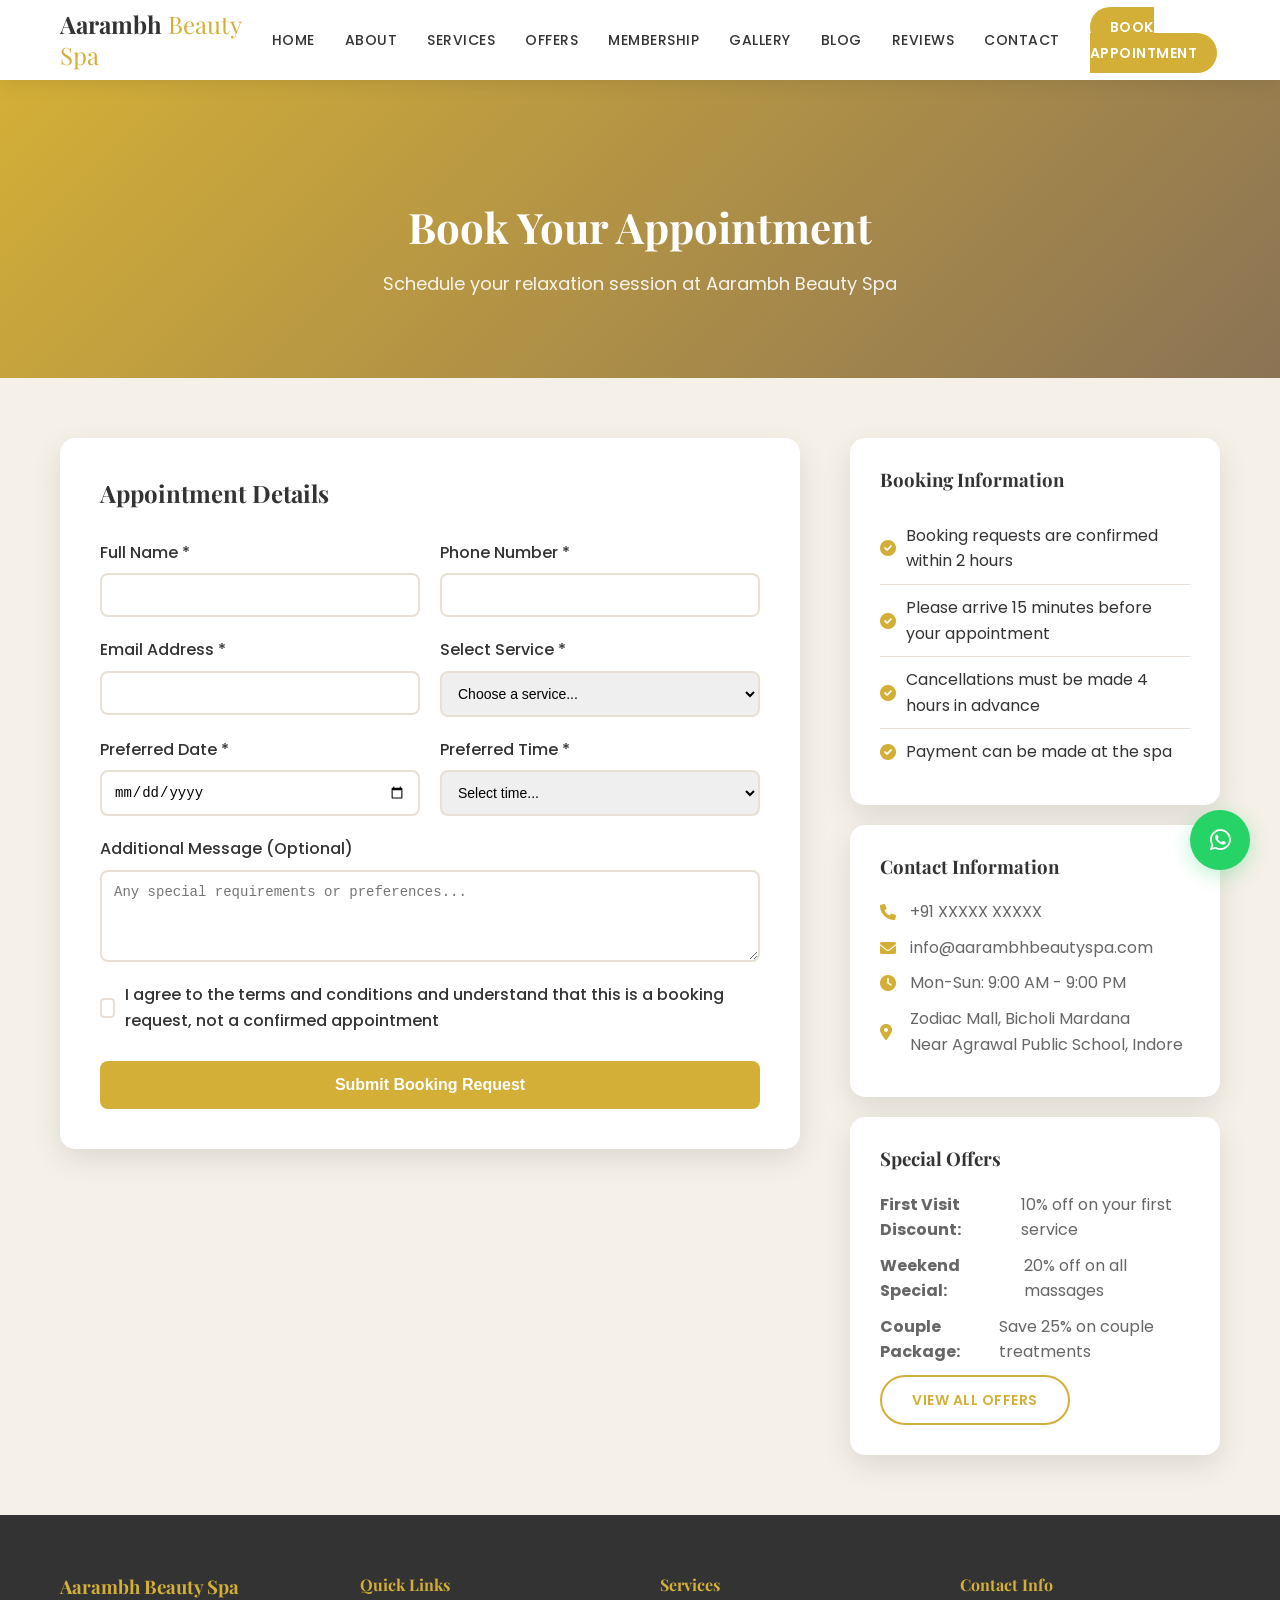
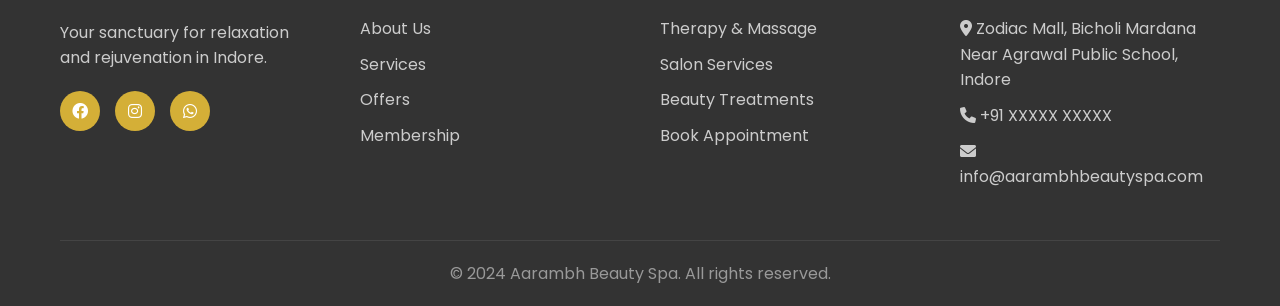
<file: booking.html>
<!DOCTYPE html>
<html lang="en">
<head>
    <meta charset="UTF-8">
    <meta name="viewport" content="width=device-width, initial-scale=1.0">
    <title>Book Appointment - Aarambh Beauty Spa</title>
    <meta name="description" content="Book your appointment at Aarambh Beauty Spa for premium spa and salon services in Indore">
    <link rel="stylesheet" href="styles.css">
    <link href="https://fonts.googleapis.com/css2?family=Playfair+Display:wght@400;700&family=Poppins:wght@300;400;500;600&display=swap" rel="stylesheet">
    <link rel="stylesheet" href="https://cdnjs.cloudflare.com/ajax/libs/font-awesome/6.0.0/css/all.min.css">
</head>
<body>
    <!-- Navigation -->
    <nav class="navbar">
        <div class="nav-container">
            <div class="nav-logo">
                <h2>Aarambh <span>Beauty Spa</span></h2>
            </div>
            <ul class="nav-menu">
                <li><a href="index.html" class="nav-link">Home</a></li>
                <li><a href="about.html" class="nav-link">About</a></li>
                <li><a href="services.html" class="nav-link">Services</a></li>
                <li><a href="offers.html" class="nav-link">Offers</a></li>
                <li><a href="membership.html" class="nav-link">Membership</a></li>
                <li><a href="gallery.html" class="nav-link">Gallery</a></li>
                <li><a href="blog.html" class="nav-link">Blog</a></li>
                <li><a href="reviews.html" class="nav-link">Reviews</a></li>
                <li><a href="contact.html" class="nav-link">Contact</a></li>
                <li><a href="booking.html" class="nav-link btn-book">Book Appointment</a></li>
            </ul>
            <div class="hamburger">
                <span class="bar"></span>
                <span class="bar"></span>
                <span class="bar"></span>
            </div>
        </div>
    </nav>

    <!-- Page Header -->
    <section class="page-header">
        <div class="container">
            <h1>Book Your Appointment</h1>
            <p>Schedule your relaxation session at Aarambh Beauty Spa</p>
        </div>
    </section>

    <!-- Booking Form Section -->
    <section class="booking-section">
        <div class="container">
            <div class="booking-content">
                <div class="booking-form-container">
                    <h2>Appointment Details</h2>
                    <form id="bookingForm" class="booking-form">
                        <div class="form-row">
                            <div class="form-group">
                                <label for="name">Full Name *</label>
                                <input type="text" id="name" name="name" required>
                                <span class="error-message"></span>
                            </div>
                            <div class="form-group">
                                <label for="phone">Phone Number *</label>
                                <input type="tel" id="phone" name="phone" required>
                                <span class="error-message"></span>
                            </div>
                        </div>

                        <div class="form-row">
                            <div class="form-group">
                                <label for="email">Email Address *</label>
                                <input type="email" id="email" name="email" required>
                                <span class="error-message"></span>
                            </div>
                            <div class="form-group">
                                <label for="service">Select Service *</label>
                                <select id="service" name="service" required>
                                    <option value="">Choose a service...</option>
                                    <optgroup label="Therapy Services">
                                        <option value="Swedish Massage - ₹1000">Swedish Massage - ₹1000</option>
                                        <option value="Deep Tissue Massage - ₹1500">Deep Tissue Massage - ₹1500</option>
                                        <option value="Aroma Therapy Massage - ₹1000">Aroma Therapy Massage - ₹1000</option>
                                        <option value="Thai Massage - ₹1500">Thai Massage - ₹1500</option>
                                        <option value="Body Scrub - ₹3000">Body Scrub - ₹3000</option>
                                        <option value="Dry Brushing - ₹1200">Dry Brushing - ₹1200</option>
                                        <option value="Wine Massage - ₹1800">Wine Massage - ₹1800</option>
                                        <option value="Chocolate Massage - ₹1800">Chocolate Massage - ₹1800</option>
                                        <option value="Four Hand Massage - ₹1800">Four Hand Massage - ₹1800</option>
                                        <option value="Ayurveda Therapy - ₹1200">Ayurveda Therapy - ₹1200</option>
                                    </optgroup>
                                    <optgroup label="Salon Services">
                                        <option value="Hair Cut - ₹270">Hair Cut - ₹270</option>
                                        <option value="Head Massage - ₹300">Head Massage - ₹300</option>
                                        <option value="Face Massage - ₹300">Face Massage - ₹300</option>
                                        <option value="Facial - ₹800">Facial - ₹800</option>
                                        <option value="D-Tan - ₹500">D-Tan - ₹500</option>
                                        <option value="Full Body Wax - ₹3000">Full Body Wax - ₹3000</option>
                                        <option value="Half Body Wax - ₹1600">Half Body Wax - ₹1600</option>
                                        <option value="Eyebrow / Upper Lips - ₹50">Eyebrow / Upper Lips - ₹50</option>
                                        <option value="Nail Arts - ₹2500">Nail Arts - ₹2500</option>
                                        <option value="Manicure + Pedicure - ₹2000">Manicure + Pedicure - ₹2000</option>
                                    </optgroup>
                                </select>
                                <span class="error-message"></span>
                            </div>
                        </div>

                        <div class="form-row">
                            <div class="form-group">
                                <label for="date">Preferred Date *</label>
                                <input type="date" id="date" name="date" required>
                                <span class="error-message"></span>
                            </div>
                            <div class="form-group">
                                <label for="time">Preferred Time *</label>
                                <select id="time" name="time" required>
                                    <option value="">Select time...</option>
                                    <option value="09:00 AM">09:00 AM</option>
                                    <option value="10:00 AM">10:00 AM</option>
                                    <option value="11:00 AM">11:00 AM</option>
                                    <option value="12:00 PM">12:00 PM</option>
                                    <option value="01:00 PM">01:00 PM</option>
                                    <option value="02:00 PM">02:00 PM</option>
                                    <option value="03:00 PM">03:00 PM</option>
                                    <option value="04:00 PM">04:00 PM</option>
                                    <option value="05:00 PM">05:00 PM</option>
                                    <option value="06:00 PM">06:00 PM</option>
                                    <option value="07:00 PM">07:00 PM</option>
                                    <option value="08:00 PM">08:00 PM</option>
                                </select>
                                <span class="error-message"></span>
                            </div>
                        </div>

                        <div class="form-group">
                            <label for="message">Additional Message (Optional)</label>
                            <textarea id="message" name="message" rows="4" placeholder="Any special requirements or preferences..."></textarea>
                        </div>

                        <div class="form-group checkbox-group">
                            <label class="checkbox-label">
                                <input type="checkbox" id="terms" name="terms" required>
                                <span class="checkmark"></span>
                                I agree to the terms and conditions and understand that this is a booking request, not a confirmed appointment
                            </label>
                            <span class="error-message"></span>
                        </div>

                        <button type="submit" class="btn-submit">Submit Booking Request</button>
                    </form>
                </div>

                <div class="booking-info">
                    <div class="info-card">
                        <h3>Booking Information</h3>
                        <ul>
                            <li><i class="fas fa-check-circle"></i> Booking requests are confirmed within 2 hours</li>
                            <li><i class="fas fa-check-circle"></i> Please arrive 15 minutes before your appointment</li>
                            <li><i class="fas fa-check-circle"></i> Cancellations must be made 4 hours in advance</li>
                            <li><i class="fas fa-check-circle"></i> Payment can be made at the spa</li>
                        </ul>
                    </div>

                    <div class="info-card">
                        <h3>Contact Information</h3>
                        <p><i class="fas fa-phone"></i> +91 XXXXX XXXXX</p>
                        <p><i class="fas fa-envelope"></i> info@aarambhbeautyspa.com</p>
                        <p><i class="fas fa-clock"></i> Mon-Sun: 9:00 AM - 9:00 PM</p>
                        <p><i class="fas fa-map-marker-alt"></i> Zodiac Mall, Bicholi Mardana<br>Near Agrawal Public School, Indore</p>
                    </div>

                    <div class="info-card">
                        <h3>Special Offers</h3>
                        <p><strong>First Visit Discount:</strong> 10% off on your first service</p>
                        <p><strong>Weekend Special:</strong> 20% off on all massages</p>
                        <p><strong>Couple Package:</strong> Save 25% on couple treatments</p>
                        <a href="offers.html" class="btn-secondary">View All Offers</a>
                    </div>
                </div>
            </div>
        </div>
    </section>

    <!-- Success Modal -->
    <div id="successModal" class="modal">
        <div class="modal-content">
            <div class="modal-header">
                <h3>Booking Request Received!</h3>
                <span class="close-modal">&times;</span>
            </div>
            <div class="modal-body">
                <div class="success-icon">
                    <i class="fas fa-check-circle"></i>
                </div>
                <p>Thank you for choosing Aarambh Beauty Spa!</p>
                <p>Your appointment request has been received. We will confirm your booking within 2 hours via phone call or WhatsApp message.</p>
                <div class="booking-details" id="bookingDetails"></div>
                <p>For urgent inquiries, please call us at +91 XXXXX XXXXX</p>
            </div>
            <div class="modal-footer">
                <button class="btn-primary close-modal-btn">Close</button>
            </div>
        </div>
    </div>

    <!-- Footer -->
    <footer class="footer">
        <div class="container">
            <div class="footer-content">
                <div class="footer-section">
                    <h3>Aarambh Beauty Spa</h3>
                    <p>Your sanctuary for relaxation and rejuvenation in Indore.</p>
                    <div class="social-links">
                        <a href="#"><i class="fab fa-facebook"></i></a>
                        <a href="#"><i class="fab fa-instagram"></i></a>
                        <a href="#"><i class="fab fa-whatsapp"></i></a>
                    </div>
                </div>
                <div class="footer-section">
                    <h4>Quick Links</h4>
                    <ul>
                        <li><a href="about.html">About Us</a></li>
                        <li><a href="services.html">Services</a></li>
                        <li><a href="offers.html">Offers</a></li>
                        <li><a href="membership.html">Membership</a></li>
                    </ul>
                </div>
                <div class="footer-section">
                    <h4>Services</h4>
                    <ul>
                        <li><a href="services.html">Therapy & Massage</a></li>
                        <li><a href="services.html">Salon Services</a></li>
                        <li><a href="services.html">Beauty Treatments</a></li>
                        <li><a href="booking.html">Book Appointment</a></li>
                    </ul>
                </div>
                <div class="footer-section">
                    <h4>Contact Info</h4>
                    <p><i class="fas fa-map-marker-alt"></i> Zodiac Mall, Bicholi Mardana<br>Near Agrawal Public School, Indore</p>
                    <p><i class="fas fa-phone"></i> +91 XXXXX XXXXX</p>
                    <p><i class="fas fa-envelope"></i> info@aarambhbeautyspa.com</p>
                </div>
            </div>
            <div class="footer-bottom">
                <p>&copy; 2024 Aarambh Beauty Spa. All rights reserved.</p>
            </div>
        </div>
    </footer>

    <!-- WhatsApp Button -->
    <a href="https://wa.me/91XXXXXXXXXX" class="whatsapp-btn" target="_blank">
        <i class="fab fa-whatsapp"></i>
        <span>Chat with us on WhatsApp</span>
    </a>

    <script src="script.js"></script>
</body>
</html>
</file>
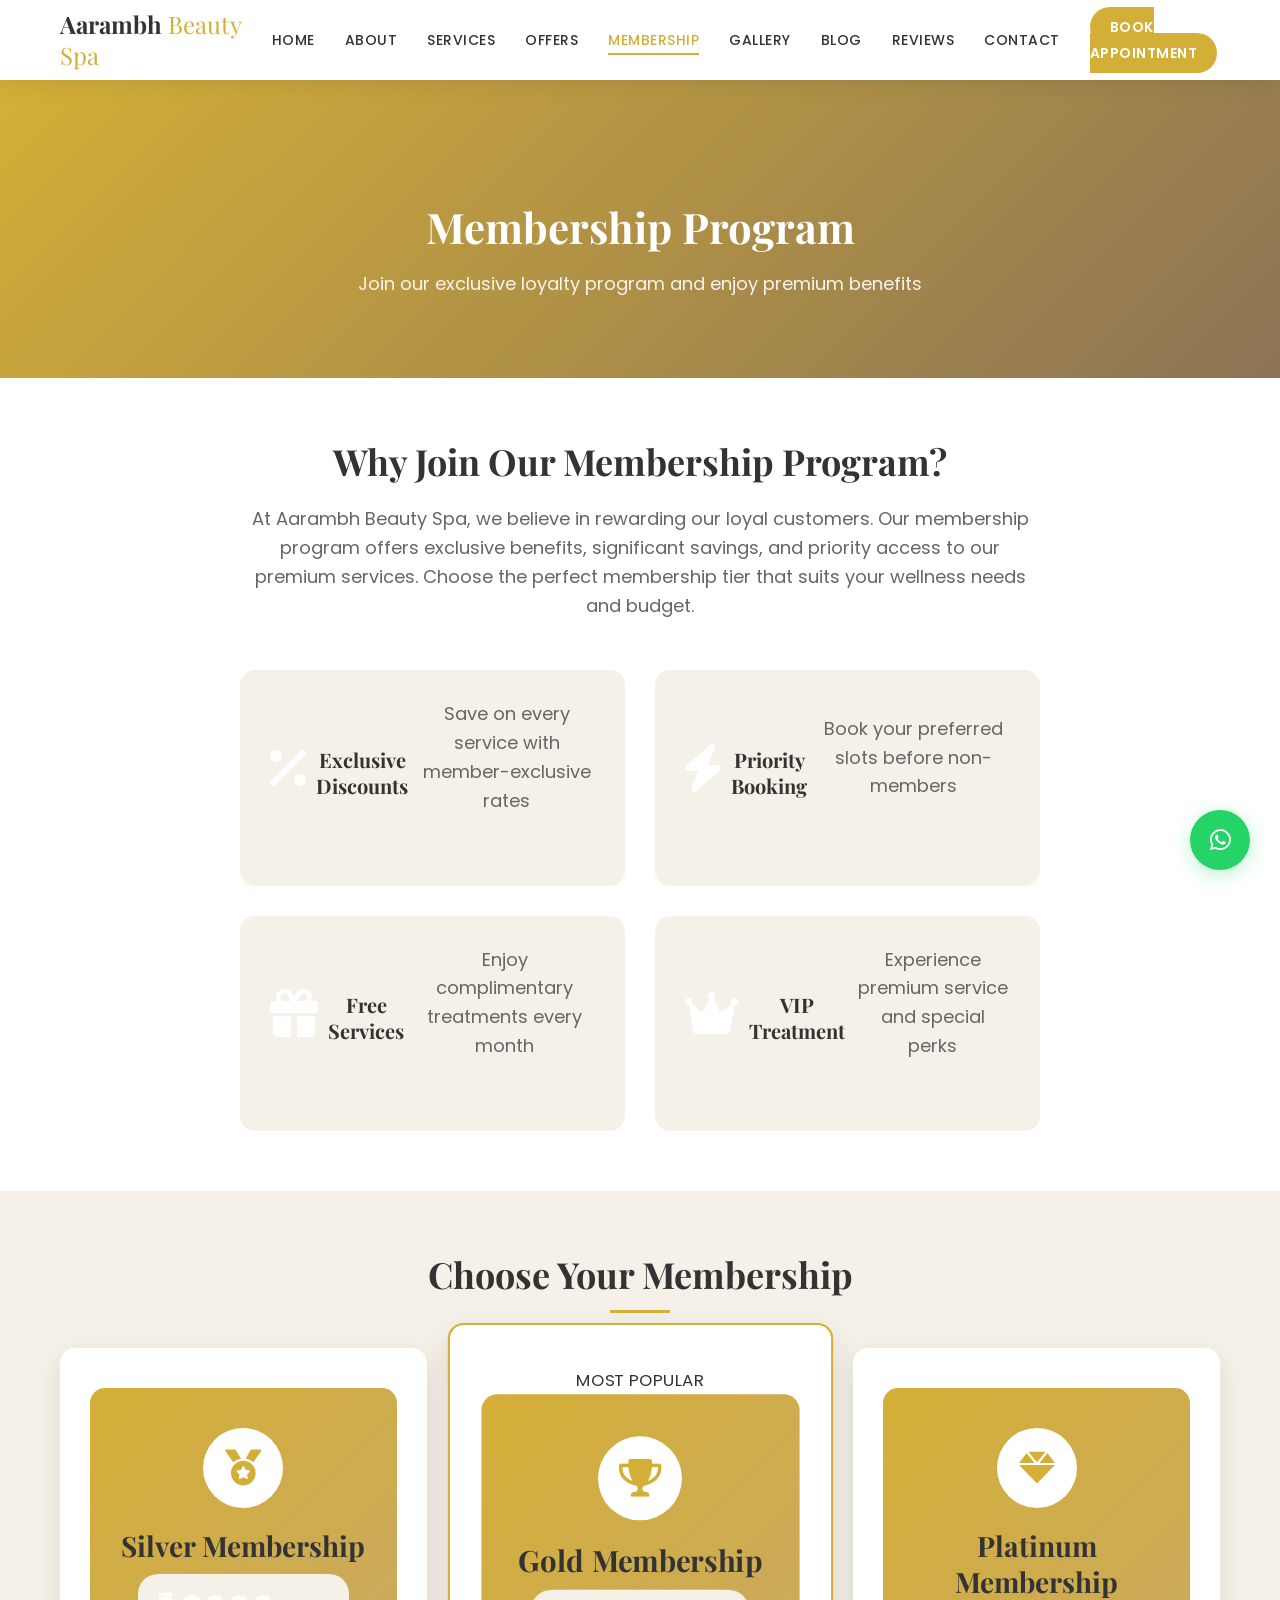
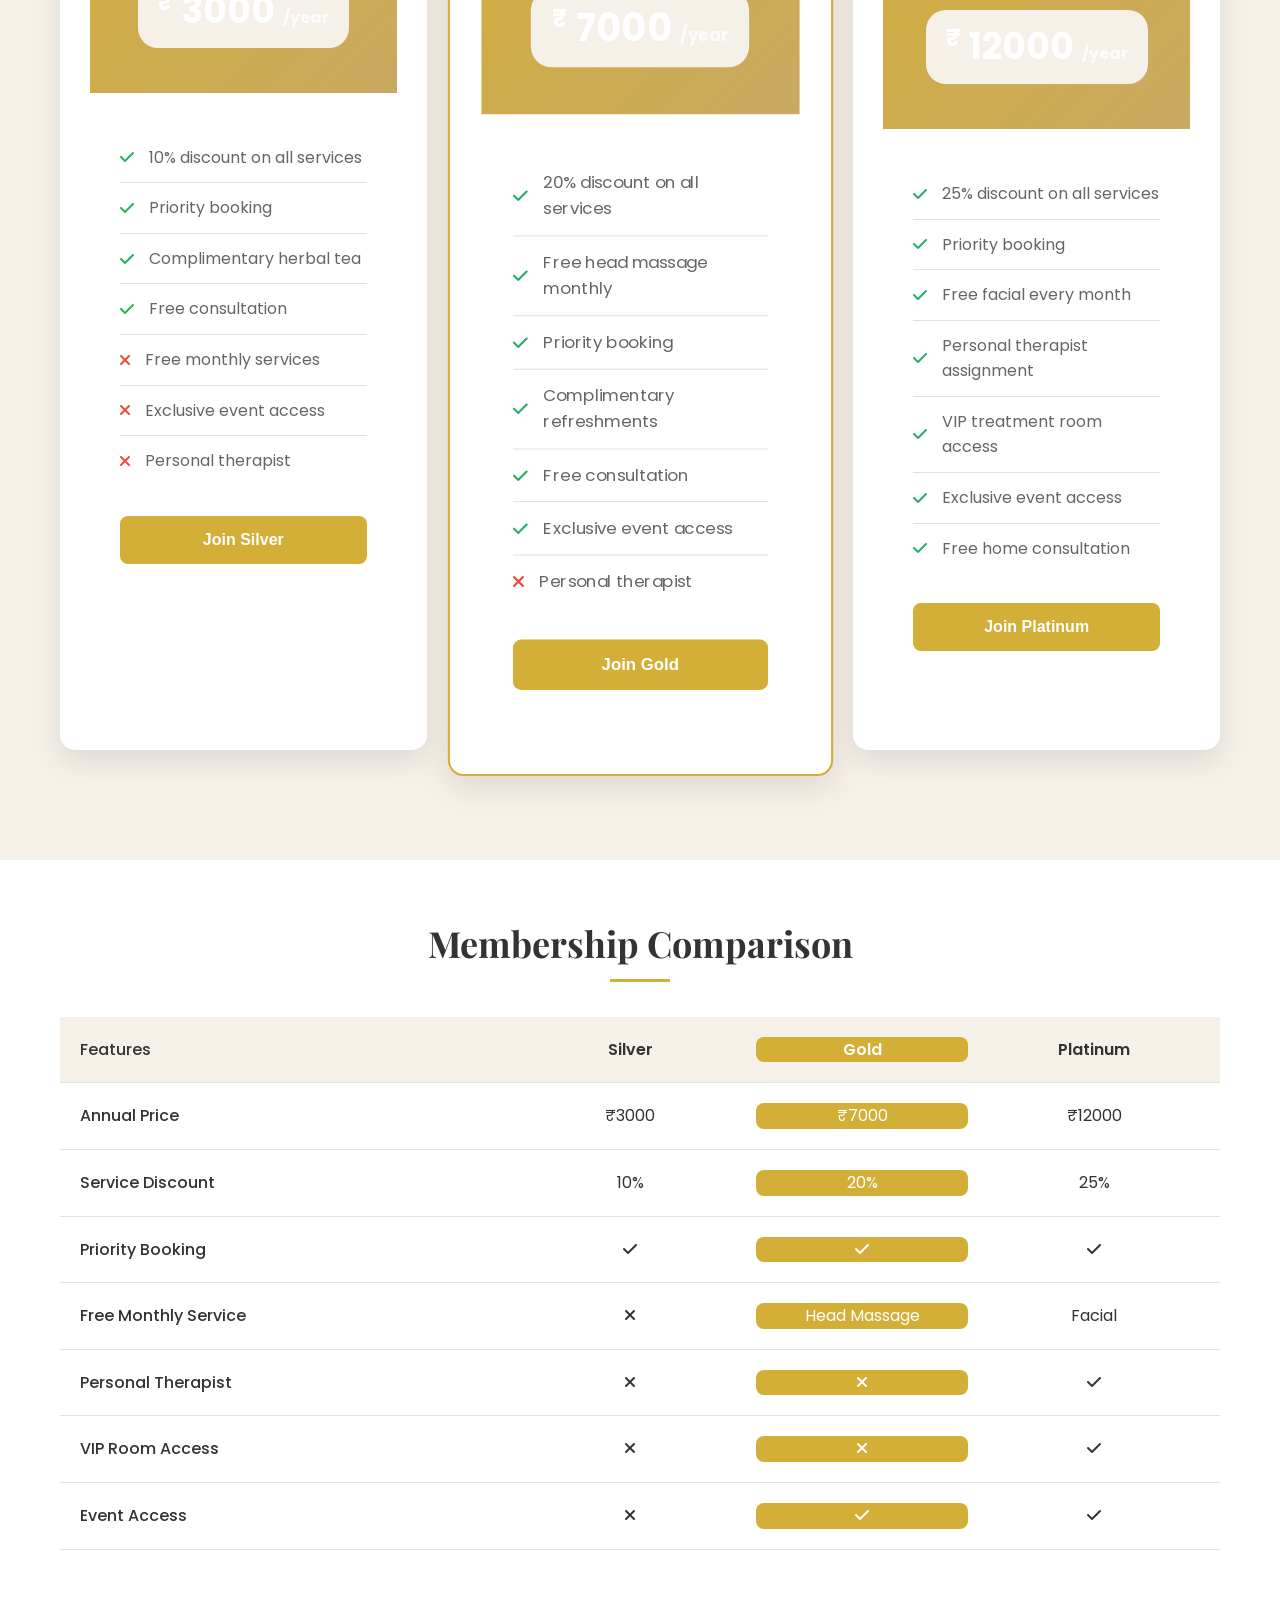
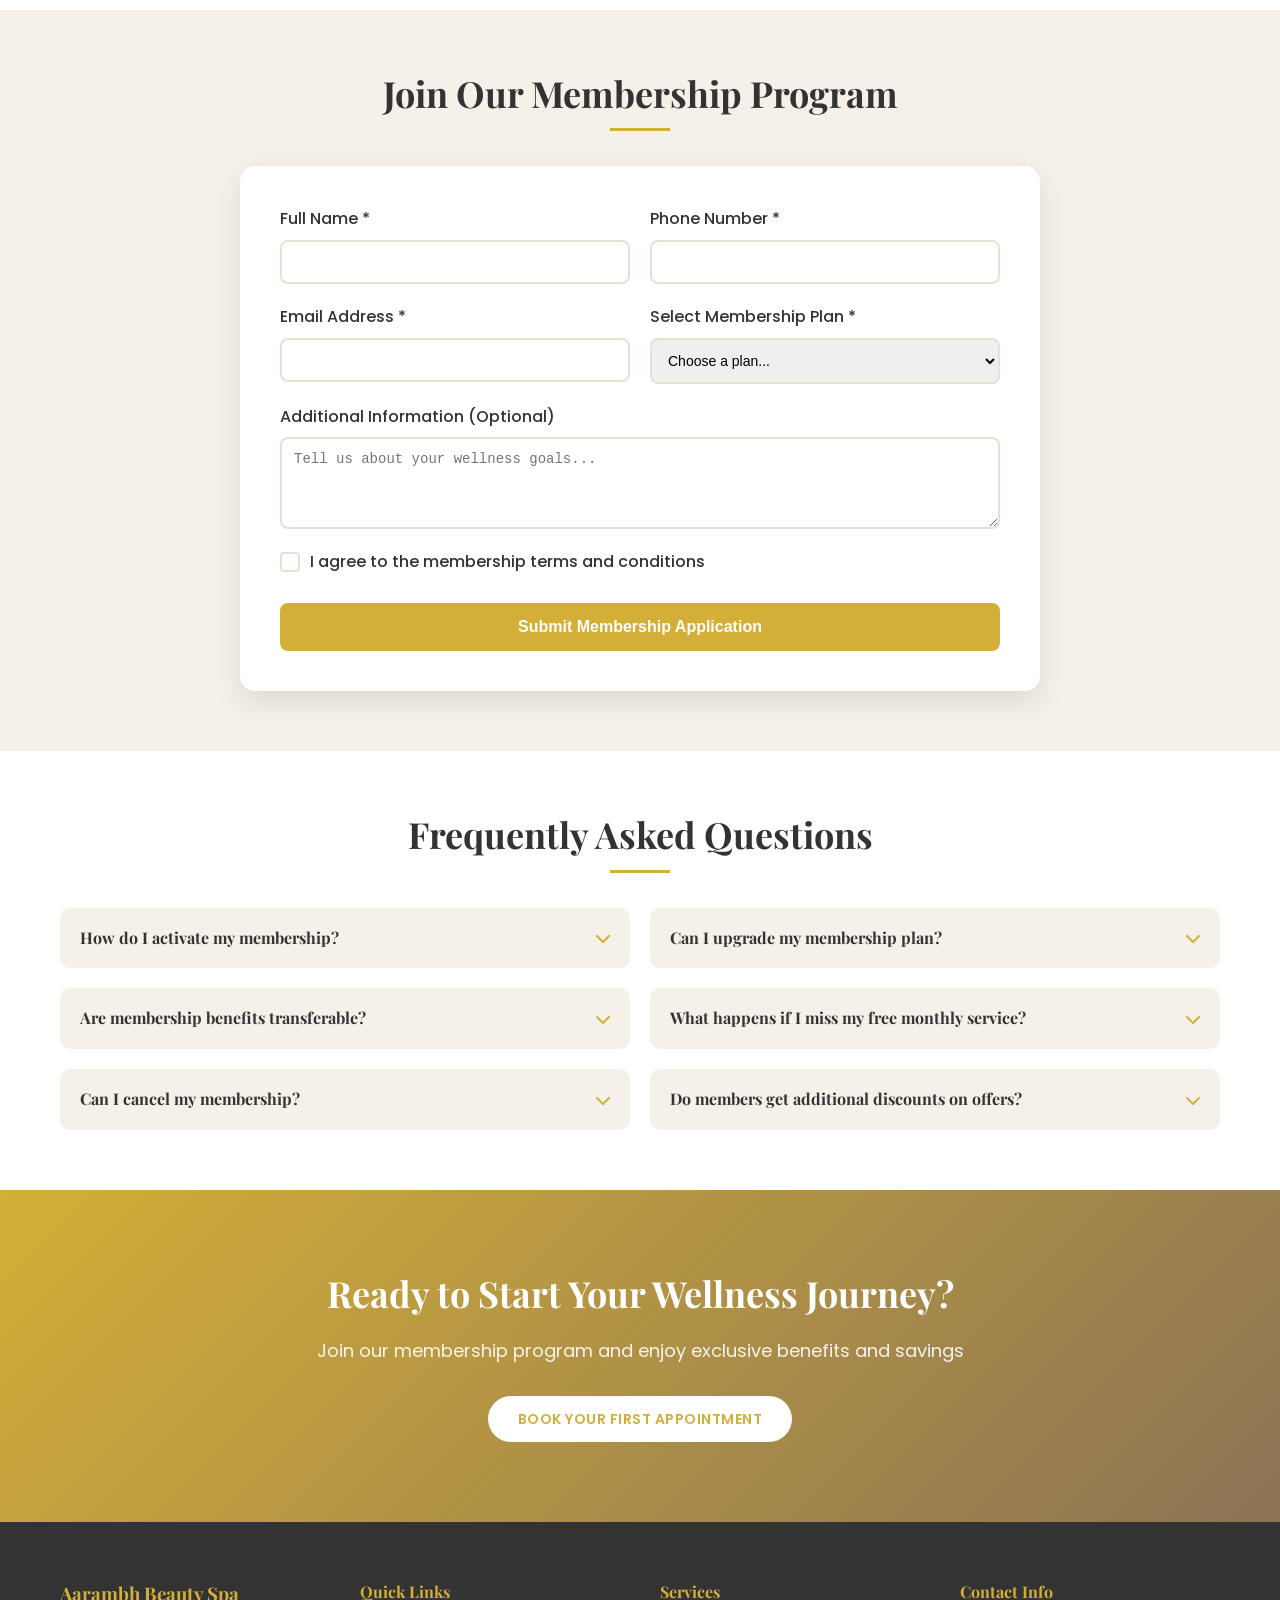
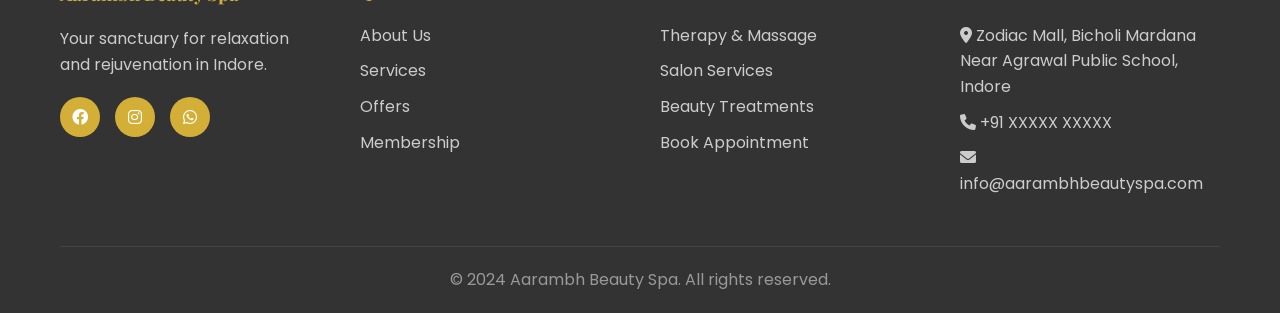
<file: membership.html>
<!DOCTYPE html>
<html lang="en">
<head>
    <meta charset="UTF-8">
    <meta name="viewport" content="width=device-width, initial-scale=1.0">
    <title>Membership Program - Aarambh Beauty Spa</title>
    <meta name="description" content="Join our exclusive membership program at Aarambh Beauty Spa and enjoy premium benefits and discounts">
    <link rel="stylesheet" href="styles.css">
    <link href="https://fonts.googleapis.com/css2?family=Playfair+Display:wght@400;700&family=Poppins:wght@300;400;500;600&display=swap" rel="stylesheet">
    <link rel="stylesheet" href="https://cdnjs.cloudflare.com/ajax/libs/font-awesome/6.0.0/css/all.min.css">
</head>
<body>
    <!-- Navigation -->
    <nav class="navbar">
        <div class="nav-container">
            <div class="nav-logo">
                <h2>Aarambh <span>Beauty Spa</span></h2>
            </div>
            <ul class="nav-menu">
                <li><a href="index.html" class="nav-link">Home</a></li>
                <li><a href="about.html" class="nav-link">About</a></li>
                <li><a href="services.html" class="nav-link">Services</a></li>
                <li><a href="offers.html" class="nav-link">Offers</a></li>
                <li><a href="membership.html" class="nav-link active">Membership</a></li>
                <li><a href="gallery.html" class="nav-link">Gallery</a></li>
                <li><a href="blog.html" class="nav-link">Blog</a></li>
                <li><a href="reviews.html" class="nav-link">Reviews</a></li>
                <li><a href="contact.html" class="nav-link">Contact</a></li>
                <li><a href="booking.html" class="nav-link btn-book">Book Appointment</a></li>
            </ul>
            <div class="hamburger">
                <span class="bar"></span>
                <span class="bar"></span>
                <span class="bar"></span>
            </div>
        </div>
    </nav>

    <!-- Page Header -->
    <section class="page-header">
        <div class="container">
            <h1>Membership Program</h1>
            <p>Join our exclusive loyalty program and enjoy premium benefits</p>
        </div>
    </section>

    <!-- Membership Benefits -->
    <section class="membership-intro">
        <div class="container">
            <div class="intro-content">
                <h2>Why Join Our Membership Program?</h2>
                <p>At Aarambh Beauty Spa, we believe in rewarding our loyal customers. Our membership program offers exclusive benefits, significant savings, and priority access to our premium services. Choose the perfect membership tier that suits your wellness needs and budget.</p>
                
                <div class="benefits-grid">
                    <div class="benefit-item">
                        <i class="fas fa-percentage"></i>
                        <h3>Exclusive Discounts</h3>
                        <p>Save on every service with member-exclusive rates</p>
                    </div>
                    <div class="benefit-item">
                        <i class="fas fa-bolt"></i>
                        <h3>Priority Booking</h3>
                        <p>Book your preferred slots before non-members</p>
                    </div>
                    <div class="benefit-item">
                        <i class="fas fa-gift"></i>
                        <h3>Free Services</h3>
                        <p>Enjoy complimentary treatments every month</p>
                    </div>
                    <div class="benefit-item">
                        <i class="fas fa-crown"></i>
                        <h3>VIP Treatment</h3>
                        <p>Experience premium service and special perks</p>
                    </div>
                </div>
            </div>
        </div>
    </section>

    <!-- Membership Plans -->
    <section class="membership-plans">
        <div class="container">
            <h2 class="section-title">Choose Your Membership</h2>
            
            <div class="membership-cards">
                <!-- Silver Membership -->
                <div class="membership-card">
                    <div class="card-header">
                        <div class="membership-icon">
                            <i class="fas fa-medal"></i>
                        </div>
                        <h3>Silver Membership</h3>
                        <div class="price">
                            <span class="currency">₹</span>
                            <span class="amount">3000</span>
                            <span class="period">/year</span>
                        </div>
                    </div>
                    
                    <div class="card-content">
                        <ul class="features-list">
                            <li class="included">
                                <i class="fas fa-check"></i>
                                <span>10% discount on all services</span>
                            </li>
                            <li class="included">
                                <i class="fas fa-check"></i>
                                <span>Priority booking</span>
                            </li>
                            <li class="included">
                                <i class="fas fa-check"></i>
                                <span>Complimentary herbal tea</span>
                            </li>
                            <li class="included">
                                <i class="fas fa-check"></i>
                                <span>Free consultation</span>
                            </li>
                            <li class="excluded">
                                <i class="fas fa-times"></i>
                                <span>Free monthly services</span>
                            </li>
                            <li class="excluded">
                                <i class="fas fa-times"></i>
                                <span>Exclusive event access</span>
                            </li>
                            <li class="excluded">
                                <i class="fas fa-times"></i>
                                <span>Personal therapist</span>
                            </li>
                        </ul>
                        
                        <button class="btn-membership" onclick="selectMembership('Silver')">Join Silver</button>
                    </div>
                </div>

                <!-- Gold Membership -->
                <div class="membership-card featured">
                    <div class="featured-badge">MOST POPULAR</div>
                    <div class="card-header">
                        <div class="membership-icon">
                            <i class="fas fa-trophy"></i>
                        </div>
                        <h3>Gold Membership</h3>
                        <div class="price">
                            <span class="currency">₹</span>
                            <span class="amount">7000</span>
                            <span class="period">/year</span>
                        </div>
                    </div>
                    
                    <div class="card-content">
                        <ul class="features-list">
                            <li class="included">
                                <i class="fas fa-check"></i>
                                <span>20% discount on all services</span>
                            </li>
                            <li class="included">
                                <i class="fas fa-check"></i>
                                <span>Free head massage monthly</span>
                            </li>
                            <li class="included">
                                <i class="fas fa-check"></i>
                                <span>Priority booking</span>
                            </li>
                            <li class="included">
                                <i class="fas fa-check"></i>
                                <span>Complimentary refreshments</span>
                            </li>
                            <li class="included">
                                <i class="fas fa-check"></i>
                                <span>Free consultation</span>
                            </li>
                            <li class="included">
                                <i class="fas fa-check"></i>
                                <span>Exclusive event access</span>
                            </li>
                            <li class="excluded">
                                <i class="fas fa-times"></i>
                                <span>Personal therapist</span>
                            </li>
                        </ul>
                        
                        <button class="btn-membership" onclick="selectMembership('Gold')">Join Gold</button>
                    </div>
                </div>

                <!-- Platinum Membership -->
                <div class="membership-card">
                    <div class="card-header">
                        <div class="membership-icon">
                            <i class="fas fa-gem"></i>
                        </div>
                        <h3>Platinum Membership</h3>
                        <div class="price">
                            <span class="currency">₹</span>
                            <span class="amount">12000</span>
                            <span class="period">/year</span>
                        </div>
                    </div>
                    
                    <div class="card-content">
                        <ul class="features-list">
                            <li class="included">
                                <i class="fas fa-check"></i>
                                <span>25% discount on all services</span>
                            </li>
                            <li class="included">
                                <i class="fas fa-check"></i>
                                <span>Priority booking</span>
                            </li>
                            <li class="included">
                                <i class="fas fa-check"></i>
                                <span>Free facial every month</span>
                            </li>
                            <li class="included">
                                <i class="fas fa-check"></i>
                                <span>Personal therapist assignment</span>
                            </li>
                            <li class="included">
                                <i class="fas fa-check"></i>
                                <span>VIP treatment room access</span>
                            </li>
                            <li class="included">
                                <i class="fas fa-check"></i>
                                <span>Exclusive event access</span>
                            </li>
                            <li class="included">
                                <i class="fas fa-check"></i>
                                <span>Free home consultation</span>
                            </li>
                        </ul>
                        
                        <button class="btn-membership" onclick="selectMembership('Platinum')">Join Platinum</button>
                    </div>
                </div>
            </div>
        </div>
    </section>

    <!-- Comparison Table -->
    <section class="comparison-section">
        <div class="container">
            <h2 class="section-title">Membership Comparison</h2>
            <div class="comparison-table">
                <div class="table-header">
                    <div class="feature-column">Features</div>
                    <div class="plan-column">Silver</div>
                    <div class="plan-column featured">Gold</div>
                    <div class="plan-column">Platinum</div>
                </div>
                
                <div class="table-row">
                    <div class="feature-column">Annual Price</div>
                    <div class="plan-column">₹3000</div>
                    <div class="plan-column featured">₹7000</div>
                    <div class="plan-column">₹12000</div>
                </div>
                
                <div class="table-row">
                    <div class="feature-column">Service Discount</div>
                    <div class="plan-column">10%</div>
                    <div class="plan-column featured">20%</div>
                    <div class="plan-column">25%</div>
                </div>
                
                <div class="table-row">
                    <div class="feature-column">Priority Booking</div>
                    <div class="plan-column"><i class="fas fa-check"></i></div>
                    <div class="plan-column featured"><i class="fas fa-check"></i></div>
                    <div class="plan-column"><i class="fas fa-check"></i></div>
                </div>
                
                <div class="table-row">
                    <div class="feature-column">Free Monthly Service</div>
                    <div class="plan-column"><i class="fas fa-times"></i></div>
                    <div class="plan-column featured">Head Massage</div>
                    <div class="plan-column">Facial</div>
                </div>
                
                <div class="table-row">
                    <div class="feature-column">Personal Therapist</div>
                    <div class="plan-column"><i class="fas fa-times"></i></div>
                    <div class="plan-column featured"><i class="fas fa-times"></i></div>
                    <div class="plan-column"><i class="fas fa-check"></i></div>
                </div>
                
                <div class="table-row">
                    <div class="feature-column">VIP Room Access</div>
                    <div class="plan-column"><i class="fas fa-times"></i></div>
                    <div class="plan-column featured"><i class="fas fa-times"></i></div>
                    <div class="plan-column"><i class="fas fa-check"></i></div>
                </div>
                
                <div class="table-row">
                    <div class="feature-column">Event Access</div>
                    <div class="plan-column"><i class="fas fa-times"></i></div>
                    <div class="plan-column featured"><i class="fas fa-check"></i></div>
                    <div class="plan-column"><i class="fas fa-check"></i></div>
                </div>
            </div>
        </div>
    </section>

    <!-- Membership Form -->
    <section class="membership-form-section">
        <div class="container">
            <h2 class="section-title">Join Our Membership Program</h2>
            <div class="form-container">
                <form id="membershipForm" class="membership-form">
                    <div class="form-row">
                        <div class="form-group">
                            <label for="memberName">Full Name *</label>
                            <input type="text" id="memberName" name="memberName" required>
                        </div>
                        <div class="form-group">
                            <label for="memberPhone">Phone Number *</label>
                            <input type="tel" id="memberPhone" name="memberPhone" required>
                        </div>
                    </div>
                    
                    <div class="form-row">
                        <div class="form-group">
                            <label for="memberEmail">Email Address *</label>
                            <input type="email" id="memberEmail" name="memberEmail" required>
                        </div>
                        <div class="form-group">
                            <label for="membershipPlan">Select Membership Plan *</label>
                            <select id="membershipPlan" name="membershipPlan" required>
                                <option value="">Choose a plan...</option>
                                <option value="Silver">Silver Membership - ₹3000/year</option>
                                <option value="Gold">Gold Membership - ₹7000/year</option>
                                <option value="Platinum">Platinum Membership - ₹12000/year</option>
                            </select>
                        </div>
                    </div>
                    
                    <div class="form-group">
                        <label for="memberMessage">Additional Information (Optional)</label>
                        <textarea id="memberMessage" name="memberMessage" rows="4" placeholder="Tell us about your wellness goals..."></textarea>
                    </div>
                    
                    <div class="form-group checkbox-group">
                        <label class="checkbox-label">
                            <input type="checkbox" id="memberTerms" name="memberTerms" required>
                            <span class="checkmark"></span>
                            I agree to the membership terms and conditions
                        </label>
                    </div>
                    
                    <button type="submit" class="btn-submit">Submit Membership Application</button>
                </form>
            </div>
        </div>
    </section>

    <!-- FAQ Section -->
    <section class="faq-section">
        <div class="container">
            <h2 class="section-title">Frequently Asked Questions</h2>
            <div class="faq-grid">
                <div class="faq-item">
                    <div class="faq-question">
                        <h4>How do I activate my membership?</h4>
                        <i class="fas fa-chevron-down"></i>
                    </div>
                    <div class="faq-answer">
                        <p>After submitting your application and payment, your membership will be activated immediately. You'll receive a confirmation email with your membership details.</p>
                    </div>
                </div>
                
                <div class="faq-item">
                    <div class="faq-question">
                        <h4>Can I upgrade my membership plan?</h4>
                        <i class="fas fa-chevron-down"></i>
                    </div>
                    <div class="faq-answer">
                        <p>Yes! You can upgrade your membership at any time. The difference in price will be calculated on a pro-rata basis.</p>
                    </div>
                </div>
                
                <div class="faq-item">
                    <div class="faq-question">
                        <h4>Are membership benefits transferable?</h4>
                        <i class="fas fa-chevron-down"></i>
                    </div>
                    <div class="faq-answer">
                        <p>No, membership benefits are non-transferable and can only be used by the registered member.</p>
                    </div>
                </div>
                
                <div class="faq-item">
                    <div class="faq-question">
                        <h4>What happens if I miss my free monthly service?</h4>
                        <i class="fas fa-chevron-down"></i>
                    </div>
                    <div class="faq-answer">
                        <p>Free monthly services must be used within the calendar month. They cannot be carried forward to the next month.</p>
                    </div>
                </div>
                
                <div class="faq-item">
                    <div class="faq-question">
                        <h4>Can I cancel my membership?</h4>
                        <i class="fas fa-chevron-down"></i>
                    </div>
                    <div class="faq-answer">
                        <p>Memberships are annual and non-refundable. However, you can choose not to renew at the end of your term.</p>
                    </div>
                </div>
                
                <div class="faq-item">
                    <div class="faq-question">
                        <h4>Do members get additional discounts on offers?</h4>
                        <i class="fas fa-chevron-down"></i>
                    </div>
                    <div class="faq-answer">
                        <p>Membership discounts cannot be combined with other promotional offers. You'll always receive the better of the two discounts.</p>
                    </div>
                </div>
            </div>
        </div>
    </section>

    <!-- CTA Section -->
    <section class="cta-section">
        <div class="container">
            <div class="cta-content">
                <h2>Ready to Start Your Wellness Journey?</h2>
                <p>Join our membership program and enjoy exclusive benefits and savings</p>
                <a href="booking.html" class="btn-primary">Book Your First Appointment</a>
            </div>
        </div>
    </section>

    <!-- Footer -->
    <footer class="footer">
        <div class="container">
            <div class="footer-content">
                <div class="footer-section">
                    <h3>Aarambh Beauty Spa</h3>
                    <p>Your sanctuary for relaxation and rejuvenation in Indore.</p>
                    <div class="social-links">
                        <a href="#"><i class="fab fa-facebook"></i></a>
                        <a href="#"><i class="fab fa-instagram"></i></a>
                        <a href="#"><i class="fab fa-whatsapp"></i></a>
                    </div>
                </div>
                <div class="footer-section">
                    <h4>Quick Links</h4>
                    <ul>
                        <li><a href="about.html">About Us</a></li>
                        <li><a href="services.html">Services</a></li>
                        <li><a href="offers.html">Offers</a></li>
                        <li><a href="membership.html">Membership</a></li>
                    </ul>
                </div>
                <div class="footer-section">
                    <h4>Services</h4>
                    <ul>
                        <li><a href="services.html">Therapy & Massage</a></li>
                        <li><a href="services.html">Salon Services</a></li>
                        <li><a href="services.html">Beauty Treatments</a></li>
                        <li><a href="booking.html">Book Appointment</a></li>
                    </ul>
                </div>
                <div class="footer-section">
                    <h4>Contact Info</h4>
                    <p><i class="fas fa-map-marker-alt"></i> Zodiac Mall, Bicholi Mardana<br>Near Agrawal Public School, Indore</p>
                    <p><i class="fas fa-phone"></i> +91 XXXXX XXXXX</p>
                    <p><i class="fas fa-envelope"></i> info@aarambhbeautyspa.com</p>
                </div>
            </div>
            <div class="footer-bottom">
                <p>&copy; 2024 Aarambh Beauty Spa. All rights reserved.</p>
            </div>
        </div>
    </footer>

    <!-- WhatsApp Button -->
    <a href="https://wa.me/91XXXXXXXXXX" class="whatsapp-btn" target="_blank">
        <i class="fab fa-whatsapp"></i>
        <span>Chat with us on WhatsApp</span>
    </a>

    <script src="script.js"></script>
</body>
</html>
</file>
<file: styles.css>
/* Reset and Base Styles */
* {
    margin: 0;
    padding: 0;
    box-sizing: border-box;
}

body {
    font-family: 'Poppins', sans-serif;
    line-height: 1.6;
    color: #333;
    background-color: #faf8f5;
}

.container {
    max-width: 1200px;
    margin: 0 auto;
    padding: 0 20px;
}

h1, h2, h3, h4, h5, h6 {
    font-family: 'Playfair Display', serif;
    font-weight: 700;
    line-height: 1.3;
}

a {
    text-decoration: none;
    color: inherit;
    transition: all 0.3s ease;
}

img {
    max-width: 100%;
    height: auto;
}

/* Colors */
:root {
    --primary-color: #d4af37;
    --secondary-color: #8b7355;
    --accent-color: #c9a961;
    --text-dark: #333;
    --text-light: #666;
    --text-lighter: #999;
    --bg-light: #faf8f5;
    --bg-white: #ffffff;
    --bg-beige: #f5f0e8;
    --border-color: #e8e0d5;
}

/* Navigation */
.navbar {
    position: fixed;
    top: 0;
    width: 100%;
    background: rgba(255, 255, 255, 0.95);
    backdrop-filter: blur(10px);
    box-shadow: 0 2px 20px rgba(0, 0, 0, 0.1);
    z-index: 1000;
    transition: all 0.3s ease;
}

.nav-container {
    max-width: 1200px;
    margin: 0 auto;
    padding: 0 20px;
    display: flex;
    justify-content: space-between;
    align-items: center;
    height: 80px;
}

.nav-logo h2 {
    font-size: 24px;
    color: var(--text-dark);
}

.nav-logo span {
    color: var(--primary-color);
    font-weight: 400;
}

.nav-menu {
    display: flex;
    list-style: none;
    align-items: center;
    gap: 30px;
}

.nav-link {
    color: var(--text-dark);
    font-weight: 500;
    font-size: 14px;
    text-transform: uppercase;
    letter-spacing: 0.5px;
    position: relative;
    transition: color 0.3s ease;
}

.nav-link:hover,
.nav-link.active {
    color: var(--primary-color);
}

.nav-link::after {
    content: '';
    position: absolute;
    bottom: -5px;
    left: 0;
    width: 0;
    height: 2px;
    background: var(--primary-color);
    transition: width 0.3s ease;
}

.nav-link:hover::after,
.nav-link.active::after {
    width: 100%;
}

.btn-book {
    background: var(--primary-color);
    color: var(--bg-white) !important;
    padding: 10px 20px;
    border-radius: 25px;
    font-size: 14px;
    font-weight: 600;
    transition: all 0.3s ease;
}

.btn-book:hover {
    background: var(--secondary-color);
    transform: translateY(-2px);
    box-shadow: 0 5px 15px rgba(212, 175, 55, 0.3);
}

.hamburger {
    display: none;
    flex-direction: column;
    cursor: pointer;
}

.bar {
    width: 25px;
    height: 3px;
    background: var(--text-dark);
    margin: 3px 0;
    transition: 0.3s;
}

/* Buttons */
.btn-primary {
    display: inline-block;
    padding: 12px 30px;
    background: var(--primary-color);
    color: var(--bg-white);
    border: none;
    border-radius: 25px;
    font-weight: 600;
    font-size: 14px;
    text-transform: uppercase;
    letter-spacing: 0.5px;
    cursor: pointer;
    transition: all 0.3s ease;
    text-align: center;
}

.btn-primary:hover {
    background: var(--secondary-color);
    transform: translateY(-2px);
    box-shadow: 0 5px 15px rgba(212, 175, 55, 0.3);
}

.btn-secondary {
    display: inline-block;
    padding: 12px 30px;
    background: transparent;
    color: var(--primary-color);
    border: 2px solid var(--primary-color);
    border-radius: 25px;
    font-weight: 600;
    font-size: 14px;
    text-transform: uppercase;
    letter-spacing: 0.5px;
    cursor: pointer;
    transition: all 0.3s ease;
    text-align: center;
}

.btn-secondary:hover {
    background: var(--primary-color);
    color: var(--bg-white);
    transform: translateY(-2px);
}

/* Hero Section */
.hero {
    height: 100vh;
    background: linear-gradient(rgba(0, 0, 0, 0.4), rgba(0, 0, 0, 0.4)),
                url('https://images.unsplash.com/photo-1540555700478-4be289fbecef?ixlib=rb-4.0.3&ixid=M3wxMjA3fDB8MHxwaG90by1wYWdlfHx8fGVufDB8fHx8fA%3D%3D&auto=format&fit=crop&w=1920&q=80') center/cover;
    display: flex;
    align-items: center;
    justify-content: center;
    text-align: center;
    color: var(--bg-white);
    position: relative;
}

.hero-content {
    max-width: 800px;
    padding: 0 20px;
    animation: fadeInUp 1s ease;
}

.hero h1 {
    font-size: 48px;
    margin-bottom: 20px;
    font-weight: 700;
    text-shadow: 2px 2px 4px rgba(0, 0, 0, 0.5);
}

.hero p {
    font-size: 20px;
    margin-bottom: 30px;
    opacity: 0.9;
}

.hero-buttons {
    display: flex;
    gap: 20px;
    justify-content: center;
    flex-wrap: wrap;
}

/* Page Headers */
.page-header {
    background: linear-gradient(135deg, var(--primary-color), var(--secondary-color));
    color: var(--bg-white);
    padding: 120px 0 80px;
    text-align: center;
    margin-top: 80px;
}

.page-header h1 {
    font-size: 42px;
    margin-bottom: 15px;
}

.page-header p {
    font-size: 18px;
    opacity: 0.9;
}

/* Section Styles */
.section-title {
    text-align: center;
    font-size: 36px;
    margin-bottom: 50px;
    color: var(--text-dark);
    position: relative;
}

.section-title::after {
    content: '';
    position: absolute;
    bottom: -15px;
    left: 50%;
    transform: translateX(-50%);
    width: 60px;
    height: 3px;
    background: var(--primary-color);
}

/* Featured Services */
.featured-services {
    padding: 80px 0;
    background: var(--bg-white);
}

.services-grid {
    display: grid;
    grid-template-columns: repeat(auto-fit, minmax(300px, 1fr));
    gap: 30px;
    margin-top: 50px;
}

.service-card {
    background: var(--bg-white);
    padding: 40px 30px;
    border-radius: 15px;
    text-align: center;
    box-shadow: 0 10px 30px rgba(0, 0, 0, 0.1);
    transition: all 0.3s ease;
    border: 1px solid var(--border-color);
}

.service-card:hover {
    transform: translateY(-10px);
    box-shadow: 0 20px 40px rgba(0, 0, 0, 0.15);
}

.service-icon {
    width: 80px;
    height: 80px;
    background: linear-gradient(135deg, var(--primary-color), var(--accent-color));
    border-radius: 50%;
    display: flex;
    align-items: center;
    justify-content: center;
    margin: 0 auto 20px;
    font-size: 32px;
    color: var(--bg-white);
}

.service-card h3 {
    font-size: 24px;
    margin-bottom: 15px;
    color: var(--text-dark);
}

.service-card p {
    color: var(--text-light);
    margin-bottom: 20px;
}

.price {
    display: inline-block;
    background: var(--bg-beige);
    color: var(--primary-color);
    padding: 8px 20px;
    border-radius: 20px;
    font-weight: 600;
    font-size: 18px;
}

/* About Preview */
.about-preview {
    padding: 80px 0;
    background: var(--bg-beige);
}

.about-content {
    display: grid;
    grid-template-columns: 1fr 1fr;
    gap: 50px;
    align-items: center;
}

.about-text h2 {
    font-size: 36px;
    margin-bottom: 20px;
    color: var(--text-dark);
}

.about-text p {
    color: var(--text-light);
    margin-bottom: 20px;
    line-height: 1.8;
}

.about-image img {
    width: 100%;
    height: 400px;
    object-fit: cover;
    border-radius: 15px;
    box-shadow: 0 20px 40px rgba(0, 0, 0, 0.1);
}

/* Special Offers */
.special-offers {
    padding: 80px 0;
    background: var(--bg-white);
}

.offers-grid {
    display: grid;
    grid-template-columns: repeat(auto-fit, minmax(350px, 1fr));
    gap: 30px;
    margin-top: 50px;
}

.offer-card {
    background: var(--bg-white);
    padding: 40px;
    border-radius: 15px;
    box-shadow: 0 10px 30px rgba(0, 0, 0, 0.1);
    position: relative;
    overflow: hidden;
    transition: all 0.3s ease;
    border: 2px solid var(--border-color);
}

.offer-card:hover {
    transform: translateY(-5px);
    box-shadow: 0 20px 40px rgba(0, 0, 0, 0.15);
}

.offer-badge {
    position: absolute;
    top: 20px;
    right: 20px;
    background: var(--primary-color);
    color: var(--bg-white);
    padding: 8px 16px;
    border-radius: 20px;
    font-weight: 600;
    font-size: 14px;
}

.offer-card h3 {
    font-size: 24px;
    margin-bottom: 15px;
    color: var(--text-dark);
}

.offer-card p {
    color: var(--text-light);
    margin-bottom: 25px;
}

/* Membership Preview */
.membership-preview {
    padding: 80px 0;
    background: var(--bg-beige);
}

.membership-cards {
    display: grid;
    grid-template-columns: repeat(auto-fit, minmax(280px, 1fr));
    gap: 30px;
    margin-bottom: 40px;
}

.membership-card {
    background: var(--bg-white);
    padding: 40px 30px;
    border-radius: 15px;
    text-align: center;
    box-shadow: 0 10px 30px rgba(0, 0, 0, 0.1);
    transition: all 0.3s ease;
    position: relative;
}

.membership-card.featured {
    border: 2px solid var(--primary-color);
    transform: scale(1.05);
}

.membership-card:hover {
    transform: translateY(-5px);
    box-shadow: 0 20px 40px rgba(0, 0, 0, 0.15);
}

.membership-card.featured:hover {
    transform: scale(1.05) translateY(-5px);
}

.membership-card h3 {
    font-size: 28px;
    margin-bottom: 10px;
    color: var(--text-dark);
}

.membership-card .price {
    font-size: 32px;
    color: var(--primary-color);
    font-weight: 700;
    margin-bottom: 25px;
}

.membership-card ul {
    list-style: none;
    text-align: left;
    margin-bottom: 30px;
}

.membership-card li {
    padding: 8px 0;
    color: var(--text-light);
    border-bottom: 1px solid var(--border-color);
}

.membership-card li:last-child {
    border-bottom: none;
}

/* Testimonials Preview */
.testimonials-preview {
    padding: 80px 0;
    background: var(--bg-white);
}

.testimonials-grid {
    display: grid;
    grid-template-columns: repeat(auto-fit, minmax(350px, 1fr));
    gap: 30px;
    margin-bottom: 40px;
}

.testimonial-card {
    background: var(--bg-white);
    padding: 30px;
    border-radius: 15px;
    box-shadow: 0 10px 30px rgba(0, 0, 0, 0.1);
    border-left: 4px solid var(--primary-color);
}

.stars {
    color: var(--primary-color);
    font-size: 18px;
    margin-bottom: 15px;
}

.testimonial-card p {
    color: var(--text-light);
    font-style: italic;
    margin-bottom: 20px;
    line-height: 1.6;
}

.client-info strong {
    color: var(--text-dark);
    font-weight: 600;
}

/* Footer */
.footer {
    background: var(--text-dark);
    color: var(--bg-white);
    padding: 60px 0 20px;
}

.footer-content {
    display: grid;
    grid-template-columns: repeat(auto-fit, minmax(250px, 1fr));
    gap: 40px;
    margin-bottom: 40px;
}

.footer-section h3,
.footer-section h4 {
    margin-bottom: 20px;
    color: var(--primary-color);
}

.footer-section ul {
    list-style: none;
}

.footer-section ul li {
    margin-bottom: 10px;
}

.footer-section ul li a {
    color: #ccc;
    transition: color 0.3s ease;
}

.footer-section ul li a:hover {
    color: var(--primary-color);
}

.footer-section p {
    color: #ccc;
    line-height: 1.6;
    margin-bottom: 10px;
}

.social-links {
    display: flex;
    gap: 15px;
    margin-top: 20px;
}

.social-links a {
    width: 40px;
    height: 40px;
    background: var(--primary-color);
    color: var(--bg-white);
    border-radius: 50%;
    display: flex;
    align-items: center;
    justify-content: center;
    transition: all 0.3s ease;
}

.social-links a:hover {
    background: var(--secondary-color);
    transform: translateY(-3px);
}

.footer-bottom {
    text-align: center;
    padding-top: 20px;
    border-top: 1px solid #444;
    color: #999;
}

/* WhatsApp Button */
.whatsapp-btn {
    position: fixed;
    bottom: 30px;
    right: 30px;
    background: #25D366;
    color: var(--bg-white);
    width: 60px;
    height: 60px;
    border-radius: 50%;
    display: flex;
    align-items: center;
    justify-content: center;
    font-size: 24px;
    box-shadow: 0 5px 20px rgba(37, 211, 102, 0.3);
    z-index: 999;
    transition: all 0.3s ease;
}

.whatsapp-btn:hover {
    transform: scale(1.1);
    box-shadow: 0 8px 25px rgba(37, 211, 102, 0.4);
}

.whatsapp-btn span {
    display: none;
}

/* Text Center */
.text-center {
    text-align: center;
}

/* Animations */
@keyframes fadeInUp {
    from {
        opacity: 0;
        transform: translateY(30px);
    }
    to {
        opacity: 1;
        transform: translateY(0);
    }
}

/* Services Page Specific */
.services-filter {
    padding: 40px 0;
    background: var(--bg-white);
    text-align: center;
}

.filter-buttons {
    display: flex;
    justify-content: center;
    gap: 15px;
    flex-wrap: wrap;
}

.filter-btn {
    padding: 10px 25px;
    background: var(--bg-white);
    border: 2px solid var(--border-color);
    border-radius: 25px;
    color: var(--text-dark);
    font-weight: 500;
    cursor: pointer;
    transition: all 0.3s ease;
}

.filter-btn.active,
.filter-btn:hover {
    background: var(--primary-color);
    color: var(--bg-white);
    border-color: var(--primary-color);
}

.services-section {
    padding: 60px 0;
    background: var(--bg-beige);
}

.service-card[data-category] {
    background: var(--bg-white);
    border-radius: 15px;
    overflow: hidden;
    box-shadow: 0 10px 30px rgba(0, 0, 0, 0.1);
    transition: all 0.3s ease;
    margin-bottom: 30px;
}

.service-card[data-category]:hover {
    transform: translateY(-10px);
    box-shadow: 0 20px 40px rgba(0, 0, 0, 0.15);
}

.service-image {
    height: 200px;
    overflow: hidden;
}

.service-image img {
    width: 100%;
    height: 100%;
    object-fit: cover;
    transition: transform 0.3s ease;
}

.service-card:hover .service-image img {
    transform: scale(1.1);
}

.service-content {
    padding: 30px;
}

.service-content h3 {
    font-size: 22px;
    margin-bottom: 15px;
    color: var(--text-dark);
}

.service-content p {
    color: var(--text-light);
    margin-bottom: 20px;
    line-height: 1.6;
}

.service-details {
    display: flex;
    justify-content: space-between;
    align-items: center;
    margin-bottom: 20px;
}

.duration {
    color: var(--text-lighter);
    font-size: 14px;
}

.price {
    color: var(--primary-color);
    font-weight: 600;
    font-size: 20px;
}

.btn-book-service {
    width: 100%;
    padding: 12px;
    background: var(--primary-color);
    color: var(--bg-white);
    border: none;
    border-radius: 8px;
    font-weight: 600;
    cursor: pointer;
    transition: all 0.3s ease;
}

.btn-book-service:hover {
    background: var(--secondary-color);
}

/* Booking Page */
.booking-section {
    padding: 60px 0;
    background: var(--bg-beige);
}

.booking-content {
    display: grid;
    grid-template-columns: 2fr 1fr;
    gap: 50px;
    align-items: start;
}

.booking-form-container {
    background: var(--bg-white);
    padding: 40px;
    border-radius: 15px;
    box-shadow: 0 10px 30px rgba(0, 0, 0, 0.1);
}

.booking-form-container h2 {
    margin-bottom: 30px;
    color: var(--text-dark);
}

.booking-form {
    display: flex;
    flex-direction: column;
    gap: 20px;
}

.form-row {
    display: grid;
    grid-template-columns: 1fr 1fr;
    gap: 20px;
}

.form-group {
    display: flex;
    flex-direction: column;
}

.form-group label {
    margin-bottom: 8px;
    font-weight: 500;
    color: var(--text-dark);
}

.form-group input,
.form-group select,
.form-group textarea {
    padding: 12px;
    border: 2px solid var(--border-color);
    border-radius: 8px;
    font-size: 14px;
    transition: all 0.3s ease;
}

.form-group input:focus,
.form-group select:focus,
.form-group textarea:focus {
    outline: none;
    border-color: var(--primary-color);
}

.error-message {
    color: #e74c3c;
    font-size: 12px;
    margin-top: 5px;
    display: none;
}

.checkbox-group {
    flex-direction: row;
    align-items: center;
    gap: 10px;
}

.checkbox-label {
    display: flex;
    align-items: center;
    gap: 10px;
    cursor: pointer;
}

.checkbox-label input[type="checkbox"] {
    display: none;
}

.checkmark {
    width: 20px;
    height: 20px;
    border: 2px solid var(--border-color);
    border-radius: 4px;
    position: relative;
    transition: all 0.3s ease;
}

.checkbox-label input[type="checkbox"]:checked + .checkmark {
    background: var(--primary-color);
    border-color: var(--primary-color);
}

.checkbox-label input[type="checkbox"]:checked + .checkmark::after {
    content: '✓';
    position: absolute;
    top: 50%;
    left: 50%;
    transform: translate(-50%, -50%);
    color: var(--bg-white);
    font-size: 12px;
}

.btn-submit {
    padding: 15px;
    background: var(--primary-color);
    color: var(--bg-white);
    border: none;
    border-radius: 8px;
    font-weight: 600;
    font-size: 16px;
    cursor: pointer;
    transition: all 0.3s ease;
}

.btn-submit:hover {
    background: var(--secondary-color);
}

.booking-info {
    display: flex;
    flex-direction: column;
    gap: 20px;
}

.info-card {
    background: var(--bg-white);
    padding: 30px;
    border-radius: 15px;
    box-shadow: 0 10px 30px rgba(0, 0, 0, 0.1);
}

.info-card h3 {
    margin-bottom: 20px;
    color: var(--text-dark);
}

.info-card ul {
    list-style: none;
}

.info-card ul li {
    padding: 10px 0;
    border-bottom: 1px solid var(--border-color);
    display: flex;
    align-items: center;
    gap: 10px;
}

.info-card ul li:last-child {
    border-bottom: none;
}

.info-card ul li i {
    color: var(--primary-color);
}

.info-card p {
    color: var(--text-light);
    margin-bottom: 10px;
    display: flex;
    align-items: center;
    gap: 10px;
}

.info-card p i {
    color: var(--primary-color);
    width: 20px;
}

/* Modal */
.modal {
    display: none;
    position: fixed;
    z-index: 2000;
    left: 0;
    top: 0;
    width: 100%;
    height: 100%;
    background: rgba(0, 0, 0, 0.5);
    animation: fadeIn 0.3s ease;
}

.modal-content {
    background: var(--bg-white);
    margin: 5% auto;
    padding: 0;
    border-radius: 15px;
    width: 90%;
    max-width: 600px;
    animation: slideIn 0.3s ease;
}

.modal-header {
    padding: 30px;
    border-bottom: 1px solid var(--border-color);
    display: flex;
    justify-content: space-between;
    align-items: center;
}

.modal-header h3 {
    color: var(--text-dark);
}

.close-modal,
.close-modal-btn {
    background: none;
    border: none;
    font-size: 24px;
    cursor: pointer;
    color: var(--text-light);
    transition: color 0.3s ease;
}

.close-modal:hover,
.close-modal-btn:hover {
    color: var(--text-dark);
}

.modal-body {
    padding: 30px;
}

.success-icon {
    width: 80px;
    height: 80px;
    background: #27ae60;
    border-radius: 50%;
    display: flex;
    align-items: center;
    justify-content: center;
    margin: 0 auto 20px;
    font-size: 40px;
    color: var(--bg-white);
}

.modal-body p {
    text-align: center;
    color: var(--text-light);
    margin-bottom: 15px;
}

.booking-details {
    background: var(--bg-beige);
    padding: 20px;
    border-radius: 10px;
    margin: 20px 0;
}

.modal-footer {
    padding: 20px 30px;
    border-top: 1px solid var(--border-color);
    text-align: center;
}

/* Offers Page */
.offers-section {
    padding: 60px 0;
    background: var(--bg-white);
}

.offer-card {
    background: var(--bg-white);
    border-radius: 15px;
    overflow: hidden;
    box-shadow: 0 10px 30px rgba(0, 0, 0, 0.1);
    transition: all 0.3s ease;
    margin-bottom: 30px;
    position: relative;
}

.offer-card.featured {
    border: 2px solid var(--primary-color);
    transform: scale(1.02);
}

.offer-card:hover {
    transform: translateY(-10px);
    box-shadow: 0 20px 40px rgba(0, 0, 0, 0.15);
}

.offer-header {
    padding: 30px;
    background: linear-gradient(135deg, var(--primary-color), var(--accent-color));
    color: var(--bg-white);
    text-align: center;
}

.offer-header h3 {
    font-size: 24px;
    margin-bottom: 10px;
}

.discount {
    font-size: 32px;
    font-weight: 700;
}

.offer-content {
    padding: 30px;
}

.offer-includes {
    list-style: none;
    margin-bottom: 20px;
}

.offer-includes li {
    padding: 8px 0;
    display: flex;
    align-items: center;
    gap: 10px;
    color: var(--text-light);
}

.offer-includes li i {
    color: var(--primary-color);
}

.offer-details {
    display: flex;
    justify-content: space-between;
    margin-bottom: 20px;
    padding-top: 20px;
    border-top: 1px solid var(--border-color);
}

.validity,
.code {
    font-size: 14px;
    color: var(--text-lighter);
}

.btn-offer {
    width: 100%;
    padding: 15px;
    background: var(--primary-color);
    color: var(--bg-white);
    border: none;
    border-radius: 8px;
    font-weight: 600;
    cursor: pointer;
    transition: all 0.3s ease;
}

.btn-offer:hover {
    background: var(--secondary-color);
}

/* Seasonal Offers */
.seasonal-offers {
    padding: 60px 0;
    background: var(--bg-beige);
}

.seasonal-grid {
    display: grid;
    grid-template-columns: repeat(auto-fit, minmax(350px, 1fr));
    gap: 30px;
    margin-top: 50px;
}

.seasonal-card {
    background: var(--bg-white);
    border-radius: 15px;
    overflow: hidden;
    box-shadow: 0 10px 30px rgba(0, 0, 0, 0.1);
    transition: all 0.3s ease;
}

.seasonal-card:hover {
    transform: translateY(-10px);
    box-shadow: 0 20px 40px rgba(0, 0, 0, 0.15);
}

.seasonal-image {
    height: 200px;
    overflow: hidden;
}

.seasonal-image img {
    width: 100%;
    height: 100%;
    object-fit: cover;
    transition: transform 0.3s ease;
}

.seasonal-card:hover .seasonal-image img {
    transform: scale(1.1);
}

.seasonal-content {
    padding: 30px;
}

.seasonal-content h3 {
    font-size: 22px;
    margin-bottom: 15px;
    color: var(--text-dark);
}

.seasonal-content p {
    color: var(--text-light);
    margin-bottom: 20px;
}

.package-includes h4 {
    font-size: 16px;
    margin-bottom: 10px;
    color: var(--text-dark);
}

.package-includes ul {
    list-style: none;
    margin-bottom: 20px;
}

.package-includes ul li {
    padding: 5px 0;
    color: var(--text-light);
}

.package-price {
    display: flex;
    align-items: center;
    gap: 15px;
    margin-bottom: 20px;
}

.original-price {
    font-size: 18px;
    color: var(--text-lighter);
    text-decoration: line-through;
}

.current-price {
    font-size: 28px;
    color: var(--primary-color);
    font-weight: 700;
}

/* Terms Section */
.terms-section {
    padding: 60px 0;
    background: var(--bg-white);
}

.terms-content {
    margin-top: 50px;
}

.terms-grid {
    display: grid;
    grid-template-columns: repeat(auto-fit, minmax(300px, 1fr));
    gap: 30px;
}

.term-item {
    display: flex;
    align-items: start;
    gap: 15px;
    padding: 20px;
    background: var(--bg-beige);
    border-radius: 10px;
}

.term-item i {
    color: var(--primary-color);
    font-size: 20px;
    margin-top: 5px;
}

.term-item h4 {
    font-size: 16px;
    margin-bottom: 8px;
    color: var(--text-dark);
}

.term-item p {
    color: var(--text-light);
    font-size: 14px;
}

/* CTA Section */
.cta-section {
    padding: 80px 0;
    background: linear-gradient(135deg, var(--primary-color), var(--secondary-color));
    color: var(--bg-white);
    text-align: center;
}

.cta-content h2 {
    font-size: 36px;
    margin-bottom: 20px;
    color: var(--bg-white);
}

.cta-content p {
    font-size: 18px;
    margin-bottom: 30px;
    opacity: 0.9;
}

.cta-content .btn-primary {
    background: var(--bg-white);
    color: var(--primary-color);
}

.cta-content .btn-primary:hover {
    background: var(--bg-beige);
}

/* Membership Page */
.membership-intro {
    padding: 60px 0;
    background: var(--bg-white);
}

.intro-content {
    text-align: center;
    max-width: 800px;
    margin: 0 auto;
}

.intro-content h2 {
    font-size: 36px;
    margin-bottom: 20px;
    color: var(--text-dark);
}

.intro-content p {
    font-size: 18px;
    color: var(--text-light);
    margin-bottom: 40px;
    line-height: 1.6;
}

.benefits-grid {
    display: grid;
    grid-template-columns: repeat(auto-fit, minmax(250px, 1fr));
    gap: 30px;
    margin-top: 50px;
}

.benefit-item {
    text-align: center;
    padding: 30px;
    background: var(--bg-beige);
    border-radius: 15px;
    transition: all 0.3s ease;
}

.benefit-item:hover {
    transform: translateY(-5px);
    box-shadow: 0 10px 30px rgba(0, 0, 0, 0.1);
}

.benefit-item i {
    font-size: 48px;
    color: var(--primary-color);
    margin-bottom: 20px;
}

.benefit-item h3 {
    font-size: 20px;
    margin-bottom: 10px;
    color: var(--text-dark);
}

.benefit-item p {
    color: var(--text-light);
}

.membership-plans {
    padding: 60px 0;
    background: var(--bg-beige);
}

.membership-cards {
    display: grid;
    grid-template-columns: repeat(auto-fit, minmax(300px, 1fr));
    gap: 30px;
    margin-bottom: 50px;
}

.card-header {
    text-align: center;
    padding: 40px 30px 20px;
    background: linear-gradient(135deg, var(--primary-color), var(--accent-color));
    color: var(--bg-white);
    border-radius: 15px 15px 0 0;
}

.membership-icon {
    width: 80px;
    height: 80px;
    background: var(--bg-white);
    border-radius: 50%;
    display: flex;
    align-items: center;
    justify-content: center;
    margin: 0 auto 20px;
    font-size: 36px;
    color: var(--primary-color);
}

.card-header h3 {
    font-size: 28px;
    margin-bottom: 10px;
}

.card-header .price {
    font-size: 36px;
    font-weight: 700;
    color: var(--bg-white);
}

.currency {
    font-size: 24px;
    vertical-align: super;
}

.period {
    font-size: 16px;
    opacity: 0.8;
}

.card-content {
    padding: 40px 30px;
    background: var(--bg-white);
    border-radius: 0 0 15px 15px;
}

.features-list {
    list-style: none;
    margin-bottom: 30px;
}

.features-list li {
    padding: 12px 0;
    display: flex;
    align-items: center;
    gap: 15px;
    border-bottom: 1px solid var(--border-color);
}

.features-list li:last-child {
    border-bottom: none;
}

.features-list li.included i {
    color: #27ae60;
}

.features-list li.excluded i {
    color: #e74c3c;
}

.btn-membership {
    width: 100%;
    padding: 15px;
    background: var(--primary-color);
    color: var(--bg-white);
    border: none;
    border-radius: 8px;
    font-weight: 600;
    font-size: 16px;
    cursor: pointer;
    transition: all 0.3s ease;
}

.btn-membership:hover {
    background: var(--secondary-color);
}

/* Comparison Table */
.comparison-section {
    padding: 60px 0;
    background: var(--bg-white);
}

.comparison-table {
    overflow-x: auto;
    margin-top: 50px;
}

.table-header,
.table-row {
    display: grid;
    grid-template-columns: 2fr 1fr 1fr 1fr;
    gap: 20px;
    padding: 20px;
    border-bottom: 1px solid var(--border-color);
}

.table-header {
    background: var(--bg-beige);
    font-weight: 600;
    color: var(--text-dark);
}

.table-header .featured {
    background: var(--primary-color);
    color: var(--bg-white);
    border-radius: 8px;
    text-align: center;
}

.plan-column {
    text-align: center;
}

.plan-column.featured {
    background: var(--primary-color);
    color: var(--bg-white);
    border-radius: 8px;
    text-align: center;
}

.feature-column {
    font-weight: 500;
}

/* Membership Form */
.membership-form-section {
    padding: 60px 0;
    background: var(--bg-beige);
}

.form-container {
    max-width: 800px;
    margin: 0 auto;
    background: var(--bg-white);
    padding: 40px;
    border-radius: 15px;
    box-shadow: 0 10px 30px rgba(0, 0, 0, 0.1);
}

.membership-form {
    display: flex;
    flex-direction: column;
    gap: 20px;
}

/* FAQ Section */
.faq-section {
    padding: 60px 0;
    background: var(--bg-white);
}

.faq-grid {
    display: grid;
    grid-template-columns: repeat(auto-fit, minmax(400px, 1fr));
    gap: 20px;
    margin-top: 50px;
}

.faq-item {
    background: var(--bg-beige);
    border-radius: 10px;
    overflow: hidden;
}

.faq-question {
    padding: 20px;
    display: flex;
    justify-content: space-between;
    align-items: center;
    cursor: pointer;
    transition: background 0.3s ease;
}

.faq-question:hover {
    background: var(--border-color);
}

.faq-question h4 {
    font-size: 16px;
    color: var(--text-dark);
}

.faq-question i {
    color: var(--primary-color);
    transition: transform 0.3s ease;
}

.faq-item.active .faq-question i {
    transform: rotate(180deg);
}

.faq-answer {
    padding: 0 20px;
    max-height: 0;
    overflow: hidden;
    transition: all 0.3s ease;
}

.faq-item.active .faq-answer {
    padding: 20px;
    max-height: 200px;
}

.faq-answer p {
    color: var(--text-light);
    font-size: 14px;
    line-height: 1.6;
}

/* Gallery Page */
.gallery-filter {
    padding: 40px 0;
    background: var(--bg-white);
    text-align: center;
}

.gallery-section {
    padding: 60px 0;
    background: var(--bg-beige);
}

.gallery-grid {
    display: grid;
    grid-template-columns: repeat(auto-fit, minmax(300px, 1fr));
    gap: 20px;
    margin-top: 50px;
}

.gallery-item {
    position: relative;
    overflow: hidden;
    border-radius: 15px;
    box-shadow: 0 10px 30px rgba(0, 0, 0, 0.1);
    cursor: pointer;
}

.gallery-image {
    height: 250px;
    overflow: hidden;
}

.gallery-image img {
    width: 100%;
    height: 100%;
    object-fit: cover;
    transition: transform 0.3s ease;
}

.gallery-item:hover .gallery-image img {
    transform: scale(1.1);
}

.image-overlay {
    position: absolute;
    top: 0;
    left: 0;
    right: 0;
    bottom: 0;
    background: linear-gradient(to bottom, transparent, rgba(0, 0, 0, 0.7));
    display: flex;
    align-items: flex-end;
    padding: 20px;
    opacity: 0;
    transition: opacity 0.3s ease;
}

.gallery-item:hover .image-overlay {
    opacity: 1;
}

.overlay-content {
    color: var(--bg-white);
}

.overlay-content h3 {
    font-size: 18px;
    margin-bottom: 5px;
}

.overlay-content p {
    font-size: 14px;
    opacity: 0.9;
}

.btn-lightbox {
    background: var(--primary-color);
    color: var(--bg-white);
    border: none;
    padding: 8px 16px;
    border-radius: 20px;
    font-size: 12px;
    cursor: pointer;
    margin-top: 10px;
    transition: all 0.3s ease;
}

.btn-lightbox:hover {
    background: var(--secondary-color);
}

/* Lightbox Modal */
.lightbox-modal {
    display: none;
    position: fixed;
    z-index: 3000;
    left: 0;
    top: 0;
    width: 100%;
    height: 100%;
    background: rgba(0, 0, 0, 0.9);
}

.lightbox-content {
    position: relative;
    margin: 2% auto;
    padding: 0;
    width: 90%;
    max-width: 1000px;
}

.close-lightbox {
    position: absolute;
    top: 20px;
    right: 30px;
    color: var(--bg-white);
    font-size: 40px;
    font-weight: bold;
    cursor: pointer;
    z-index: 3001;
}

.lightbox-image-container {
    text-align: center;
    margin-bottom: 20px;
}

.lightbox-image-container img {
    max-width: 100%;
    max-height: 70vh;
    border-radius: 10px;
}

.lightbox-info {
    text-align: center;
    color: var(--bg-white);
    padding: 20px;
}

.lightbox-info h3 {
    font-size: 24px;
    margin-bottom: 10px;
}

.lightbox-info p {
    font-size: 16px;
    opacity: 0.8;
}

.lightbox-nav {
    display: flex;
    justify-content: space-between;
    align-items: center;
    position: absolute;
    top: 50%;
    transform: translateY(-50%);
    width: 100%;
    padding: 0 20px;
}

.lightbox-prev,
.lightbox-next {
    background: rgba(255, 255, 255, 0.2);
    color: var(--bg-white);
    border: none;
    width: 50px;
    height: 50px;
    border-radius: 50%;
    font-size: 20px;
    cursor: pointer;
    transition: all 0.3s ease;
}

.lightbox-prev:hover,
.lightbox-next:hover {
    background: rgba(255, 255, 255, 0.3);
}

/* Video Section */
.video-section {
    padding: 60px 0;
    background: var(--bg-white);
}

.video-container {
    max-width: 800px;
    margin: 50px auto 0;
}

.video-placeholder {
    position: relative;
    border-radius: 15px;
    overflow: hidden;
    box-shadow: 0 20px 40px rgba(0, 0, 0, 0.1);
}

.video-placeholder img {
    width: 100%;
    height: 450px;
    object-fit: cover;
}

.video-overlay {
    position: absolute;
    top: 0;
    left: 0;
    right: 0;
    bottom: 0;
    background: rgba(0, 0, 0, 0.5);
    display: flex;
    flex-direction: column;
    align-items: center;
    justify-content: center;
    color: var(--bg-white);
}

.play-button {
    width: 80px;
    height: 80px;
    background: var(--primary-color);
    border-radius: 50%;
    display: flex;
    align-items: center;
    justify-content: center;
    font-size: 30px;
    margin-bottom: 20px;
    cursor: pointer;
    transition: all 0.3s ease;
}

.play-button:hover {
    background: var(--secondary-color);
    transform: scale(1.1);
}

.video-overlay h3 {
    font-size: 28px;
    margin-bottom: 10px;
}

.video-overlay p {
    font-size: 16px;
    opacity: 0.9;
}

/* Instagram Section */
.instagram-section {
    padding: 60px 0;
    background: var(--bg-beige);
}

.instagram-grid {
    display: grid;
    grid-template-columns: repeat(auto-fit, minmax(200px, 1fr));
    gap: 15px;
    margin: 50px 0 30px;
}

.instagram-item {
    position: relative;
    overflow: hidden;
    border-radius: 10px;
    aspect-ratio: 1;
}

.instagram-item img {
    width: 100%;
    height: 100%;
    object-fit: cover;
    transition: transform 0.3s ease;
}

.instagram-item:hover img {
    transform: scale(1.1);
}

.instagram-overlay {
    position: absolute;
    top: 0;
    left: 0;
    right: 0;
    bottom: 0;
    background: rgba(0, 0, 0, 0.7);
    display: flex;
    align-items: center;
    justify-content: center;
    opacity: 0;
    transition: opacity 0.3s ease;
}

.instagram-item:hover .instagram-overlay {
    opacity: 1;
}

.instagram-overlay i {
    color: var(--bg-white);
    font-size: 30px;
}

/* Blog Page */
.blog-categories {
    padding: 40px 0;
    background: var(--bg-white);
    text-align: center;
}

.category-buttons {
    display: flex;
    justify-content: center;
    gap: 15px;
    flex-wrap: wrap;
}

.category-btn {
    padding: 10px 25px;
    background: var(--bg-white);
    border: 2px solid var(--border-color);
    border-radius: 25px;
    color: var(--text-dark);
    font-weight: 500;
    cursor: pointer;
    transition: all 0.3s ease;
}

.category-btn.active,
.category-btn:hover {
    background: var(--primary-color);
    color: var(--bg-white);
    border-color: var(--primary-color);
}

.featured-post {
    padding: 60px 0;
    background: var(--bg-beige);
}

.featured-content {
    display: grid;
    grid-template-columns: 1fr 1fr;
    gap: 50px;
    align-items: center;
    max-width: 1200px;
    margin: 0 auto;
}

.featured-image {
    border-radius: 15px;
    overflow: hidden;
    box-shadow: 0 20px 40px rgba(0, 0, 0, 0.1);
}

.featured-image img {
    width: 100%;
    height: 400px;
    object-fit: cover;
    transition: transform 0.3s ease;
}

.featured-image:hover img {
    transform: scale(1.05);
}

.post-category {
    display: inline-block;
    background: var(--primary-color);
    color: var(--bg-white);
    padding: 5px 15px;
    border-radius: 20px;
    font-size: 12px;
    font-weight: 600;
    margin-bottom: 20px;
}

.featured-text h2 {
    font-size: 36px;
    margin-bottom: 20px;
    color: var(--text-dark);
}

.featured-text p {
    color: var(--text-light);
    margin-bottom: 25px;
    line-height: 1.6;
}

.post-meta {
    display: flex;
    gap: 20px;
    margin-bottom: 30px;
    flex-wrap: wrap;
}

.post-meta span {
    color: var(--text-lighter);
    font-size: 14px;
    display: flex;
    align-items: center;
    gap: 5px;
}

.blog-section {
    padding: 60px 0;
    background: var(--bg-white);
}

.blog-grid {
    display: grid;
    grid-template-columns: repeat(auto-fit, minmax(350px, 1fr));
    gap: 30px;
    margin-top: 50px;
}

.blog-card {
    background: var(--bg-white);
    border-radius: 15px;
    overflow: hidden;
    box-shadow: 0 10px 30px rgba(0, 0, 0, 0.1);
    transition: all 0.3s ease;
}

.blog-card:hover {
    transform: translateY(-10px);
    box-shadow: 0 20px 40px rgba(0, 0, 0, 0.15);
}

.blog-image {
    position: relative;
    height: 200px;
    overflow: hidden;
}

.blog-image img {
    width: 100%;
    height: 100%;
    object-fit: cover;
    transition: transform 0.3s ease;
}

.blog-card:hover .blog-image img {
    transform: scale(1.1);
}

.blog-overlay {
    position: absolute;
    top: 15px;
    right: 15px;
}

.read-time {
    background: rgba(0, 0, 0, 0.7);
    color: var(--bg-white);
    padding: 5px 10px;
    border-radius: 15px;
    font-size: 12px;
}

.blog-content {
    padding: 30px;
}

.blog-category {
    display: inline-block;
    background: var(--bg-beige);
    color: var(--primary-color);
    padding: 5px 15px;
    border-radius: 20px;
    font-size: 12px;
    font-weight: 600;
    margin-bottom: 15px;
}

.blog-content h3 {
    font-size: 20px;
    margin-bottom: 15px;
    color: var(--text-dark);
}

.blog-content p {
    color: var(--text-light);
    margin-bottom: 20px;
    line-height: 1.6;
}

.blog-meta {
    display: flex;
    gap: 15px;
    margin-bottom: 20px;
    flex-wrap: wrap;
}

.blog-meta span {
    color: var(--text-lighter);
    font-size: 12px;
    display: flex;
    align-items: center;
    gap: 5px;
}

.read-more {
    color: var(--primary-color);
    font-weight: 600;
    font-size: 14px;
    display: inline-flex;
    align-items: center;
    gap: 5px;
    transition: gap 0.3s ease;
}

.read-more:hover {
    gap: 10px;
}

/* Newsletter Section */
.newsletter-section {
    padding: 60px 0;
    background: linear-gradient(135deg, var(--primary-color), var(--secondary-color));
    color: var(--bg-white);
    text-align: center;
}

.newsletter-content h2 {
    font-size: 36px;
    margin-bottom: 15px;
    color: var(--bg-white);
}

.newsletter-content p {
    font-size: 18px;
    margin-bottom: 30px;
    opacity: 0.9;
}

.newsletter-form {
    max-width: 500px;
    margin: 0 auto 30px;
}

.newsletter-form .form-group {
    display: flex;
    gap: 10px;
}

.newsletter-form input {
    flex: 1;
    padding: 12px 20px;
    border: none;
    border-radius: 25px;
    font-size: 14px;
}

.newsletter-form button {
    padding: 12px 30px;
    background: var(--bg-white);
    color: var(--primary-color);
    border: none;
    border-radius: 25px;
    font-weight: 600;
    cursor: pointer;
    transition: all 0.3s ease;
}

.newsletter-form button:hover {
    background: var(--bg-beige);
}

.newsletter-benefits {
    display: flex;
    justify-content: center;
    gap: 30px;
    flex-wrap: wrap;
}

.benefit-item {
    display: flex;
    align-items: center;
    gap: 10px;
    font-size: 14px;
}

.benefit-item i {
    color: var(--bg-white);
}

/* Tags Section */
.tags-section {
    padding: 40px 0;
    background: var(--bg-white);
    text-align: center;
}

.tags-cloud {
    display: flex;
    justify-content: center;
    gap: 10px;
    flex-wrap: wrap;
    margin-top: 30px;
}

.tag {
    display: inline-block;
    padding: 8px 16px;
    background: var(--bg-beige);
    color: var(--text-dark);
    border-radius: 20px;
    font-size: 14px;
    transition: all 0.3s ease;
}

.tag:hover {
    background: var(--primary-color);
    color: var(--bg-white);
}

/* Reviews Page */
.rating-overview {
    padding: 60px 0;
    background: var(--bg-white);
}

.rating-content {
    display: grid;
    grid-template-columns: 2fr 1fr;
    gap: 50px;
    align-items: start;
}

.rating-summary {
    background: var(--bg-beige);
    padding: 40px;
    border-radius: 15px;
}

.overall-rating {
    text-align: center;
    margin-bottom: 30px;
}

.rating-number {
    font-size: 72px;
    font-weight: 700;
    color: var(--primary-color);
    line-height: 1;
}

.rating-stars {
    font-size: 24px;
    color: var(--primary-color);
    margin: 10px 0;
}

.rating-text {
    color: var(--text-light);
    font-size: 16px;
}

.rating-breakdown {
    margin-top: 30px;
}

.rating-bar {
    display: grid;
    grid-template-columns: 80px 1fr 40px;
    gap: 15px;
    align-items: center;
    margin-bottom: 10px;
}

.bar-container {
    height: 8px;
    background: var(--border-color);
    border-radius: 4px;
    overflow: hidden;
}

.bar-fill {
    height: 100%;
    background: var(--primary-color);
    transition: width 0.3s ease;
}

.review-form-card {
    background: var(--bg-white);
    padding: 30px;
    border-radius: 15px;
    box-shadow: 0 10px 30px rgba(0, 0, 0, 0.1);
    text-align: center;
}

.review-form-card h3 {
    margin-bottom: 15px;
    color: var(--text-dark);
}

.review-form-card p {
    color: var(--text-light);
    margin-bottom: 20px;
}

.testimonials-section {
    padding: 60px 0;
    background: var(--bg-beige);
}

.testimonial-card {
    background: var(--bg-white);
    border-radius: 15px;
    padding: 30px;
    box-shadow: 0 10px 30px rgba(0, 0, 0, 0.1);
    margin-bottom: 30px;
    transition: all 0.3s ease;
}

.testimonial-card:hover {
    transform: translateY(-5px);
    box-shadow: 0 20px 40px rgba(0, 0, 0, 0.15);
}

.testimonial-header {
    display: flex;
    justify-content: space-between;
    align-items: center;
    margin-bottom: 20px;
}

.client-info {
    display: flex;
    align-items: center;
    gap: 15px;
}

.client-avatar {
    width: 60px;
    height: 60px;
    border-radius: 50%;
    overflow: hidden;
}

.client-avatar img {
    width: 100%;
    height: 100%;
    object-fit: cover;
}

.client-details h4 {
    font-size: 16px;
    margin-bottom: 5px;
    color: var(--text-dark);
}

.client-details p {
    font-size: 14px;
    color: var(--text-light);
}

.testimonial-date {
    font-size: 14px;
    color: var(--text-lighter);
}

.testimonial-content {
    margin-bottom: 20px;
}

.testimonial-content .stars {
    margin-bottom: 15px;
}

.testimonial-content p {
    color: var(--text-light);
    line-height: 1.6;
    font-style: italic;
}

.testimonial-footer {
    display: flex;
    justify-content: space-between;
    align-items: center;
    padding-top: 20px;
    border-top: 1px solid var(--border-color);
}

.helpful-btn {
    background: none;
    border: 1px solid var(--border-color);
    padding: 8px 16px;
    border-radius: 20px;
    font-size: 14px;
    color: var(--text-light);
    cursor: pointer;
    transition: all 0.3s ease;
    display: flex;
    align-items: center;
    gap: 5px;
}

.helpful-btn:hover {
    border-color: var(--primary-color);
    color: var(--primary-color);
}

.verified {
    display: flex;
    align-items: center;
    gap: 5px;
    font-size: 14px;
    color: #27ae60;
}

.review-form-section {
    padding: 60px 0;
    background: var(--bg-white);
}

.review-form {
    display: flex;
    flex-direction: column;
    gap: 20px;
}

.rating-input {
    display: flex;
    align-items: center;
    gap: 10px;
}

.stars-input {
    display: flex;
    gap: 5px;
}

.stars-input i {
    font-size: 24px;
    color: var(--border-color);
    cursor: pointer;
    transition: color 0.3s ease;
}

.stars-input i:hover,
.stars-input i.active {
    color: var(--primary-color);
}

/* Contact Page */
.contact-info-section {
    padding: 60px 0;
    background: var(--bg-white);
}

.contact-grid {
    display: grid;
    grid-template-columns: repeat(auto-fit, minmax(250px, 1fr));
    gap: 30px;
    margin-top: 50px;
}

.contact-card {
    background: var(--bg-white);
    padding: 40px 30px;
    border-radius: 15px;
    text-align: center;
    box-shadow: 0 10px 30px rgba(0, 0, 0, 0.1);
    transition: all 0.3s ease;
    border: 1px solid var(--border-color);
}

.contact-card:hover {
    transform: translateY(-10px);
    box-shadow: 0 20px 40px rgba(0, 0, 0, 0.15);
}

.contact-icon {
    width: 80px;
    height: 80px;
    background: linear-gradient(135deg, var(--primary-color), var(--accent-color));
    border-radius: 50%;
    display: flex;
    align-items: center;
    justify-content: center;
    margin: 0 auto 20px;
    font-size: 32px;
    color: var(--bg-white);
}

.contact-card h3 {
    font-size: 20px;
    margin-bottom: 15px;
    color: var(--text-dark);
}

.contact-card p {
    color: var(--text-light);
    margin-bottom: 20px;
    line-height: 1.6;
}

.map-section {
    padding: 60px 0;
    background: var(--bg-beige);
}

.map-container {
    margin-top: 50px;
}

.map-placeholder {
    border-radius: 15px;
    overflow: hidden;
    box-shadow: 0 20px 40px rgba(0, 0, 0, 0.1);
}

.map-placeholder iframe {
    width: 100%;
    height: 450px;
    border: none;
}

.contact-form-section {
    padding: 60px 0;
    background: var(--bg-white);
}

.contact-form-container {
    max-width: 800px;
    margin: 0 auto;
    background: var(--bg-white);
    padding: 40px;
    border-radius: 15px;
    box-shadow: 0 10px 30px rgba(0, 0, 0, 0.1);
}

.contact-form {
    display: flex;
    flex-direction: column;
    gap: 20px;
}

.faq-contact-section {
    padding: 60px 0;
    background: var(--bg-beige);
}

.social-section {
    padding: 60px 0;
    background: var(--bg-white);
    text-align: center;
}

.social-section p {
    color: var(--text-light);
    margin-bottom: 30px;
}

.social-links-large {
    display: flex;
    justify-content: center;
    gap: 30px;
    flex-wrap: wrap;
    margin-top: 50px;
}

.social-link {
    display: flex;
    align-items: center;
    gap: 15px;
    padding: 20px 30px;
    background: var(--bg-beige);
    border-radius: 15px;
    text-decoration: none;
    color: var(--text-dark);
    transition: all 0.3s ease;
}

.social-link:hover {
    background: var(--primary-color);
    color: var(--bg-white);
    transform: translateY(-5px);
}

.social-link i {
    font-size: 24px;
}

.social-info h4 {
    font-size: 16px;
    margin-bottom: 5px;
}

.social-info p {
    font-size: 14px;
    color: var(--text-light);
    margin: 0;
}

/* Responsive Design */
@media (max-width: 768px) {
    .hamburger {
        display: flex;
    }

    .nav-menu {
        position: fixed;
        left: -100%;
        top: 80px;
        flex-direction: column;
        background: var(--bg-white);
        width: 100%;
        text-align: center;
        transition: 0.3s;
        box-shadow: 0 10px 27px rgba(0, 0, 0, 0.05);
        padding: 20px 0;
    }

    .nav-menu.active {
        left: 0;
    }

    .nav-menu li {
        margin: 10px 0;
    }

    .hero h1 {
        font-size: 32px;
    }

    .hero p {
        font-size: 16px;
    }

    .hero-buttons {
        flex-direction: column;
        align-items: center;
    }

    .about-content,
    .featured-content {
        grid-template-columns: 1fr;
        gap: 30px;
    }

    .booking-content {
        grid-template-columns: 1fr;
        gap: 30px;
    }

    .form-row {
        grid-template-columns: 1fr;
        gap: 15px;
    }

    .rating-content {
        grid-template-columns: 1fr;
        gap: 30px;
    }

    .testimonial-header {
        flex-direction: column;
        align-items: start;
        gap: 15px;
    }

    .testimonial-footer {
        flex-direction: column;
        align-items: start;
        gap: 15px;
    }

    .table-header,
    .table-row {
        grid-template-columns: 1fr;
        gap: 10px;
    }

    .comparison-table {
        overflow-x: auto;
    }

    .featured-content {
        grid-template-columns: 1fr;
    }

    .newsletter-form .form-group {
        flex-direction: column;
    }

    .social-links-large {
        flex-direction: column;
        align-items: center;
    }

    .contact-grid {
        grid-template-columns: 1fr;
    }

    .page-header h1 {
        font-size: 32px;
    }

    .section-title {
        font-size: 28px;
    }
}

@media (max-width: 480px) {
    .container {
        padding: 0 15px;
    }

    .hero {
        height: 80vh;
    }

    .hero h1 {
        font-size: 28px;
    }

    .page-header {
        padding: 100px 0 60px;
    }

    .page-header h1 {
        font-size: 28px;
    }

    .service-card,
    .offer-card,
    .membership-card {
        padding: 30px 20px;
    }

    .modal-content {
        width: 95%;
        margin: 10% auto;
    }

    .lightbox-content {
        width: 95%;
        margin: 5% auto;
    }

    .lightbox-nav {
        padding: 0 10px;
    }

    .lightbox-prev,
    .lightbox-next {
        width: 40px;
        height: 40px;
        font-size: 16px;
    }
}

/* Additional Utility Classes */
.fade-in {
    animation: fadeIn 0.5s ease;
}

.slide-in {
    animation: slideIn 0.5s ease;
}

@keyframes fadeIn {
    from { opacity: 0; }
    to { opacity: 1; }
}

@keyframes slideIn {
    from { transform: translateX(-100%); }
    to { transform: translateX(0); }
}
</file>
